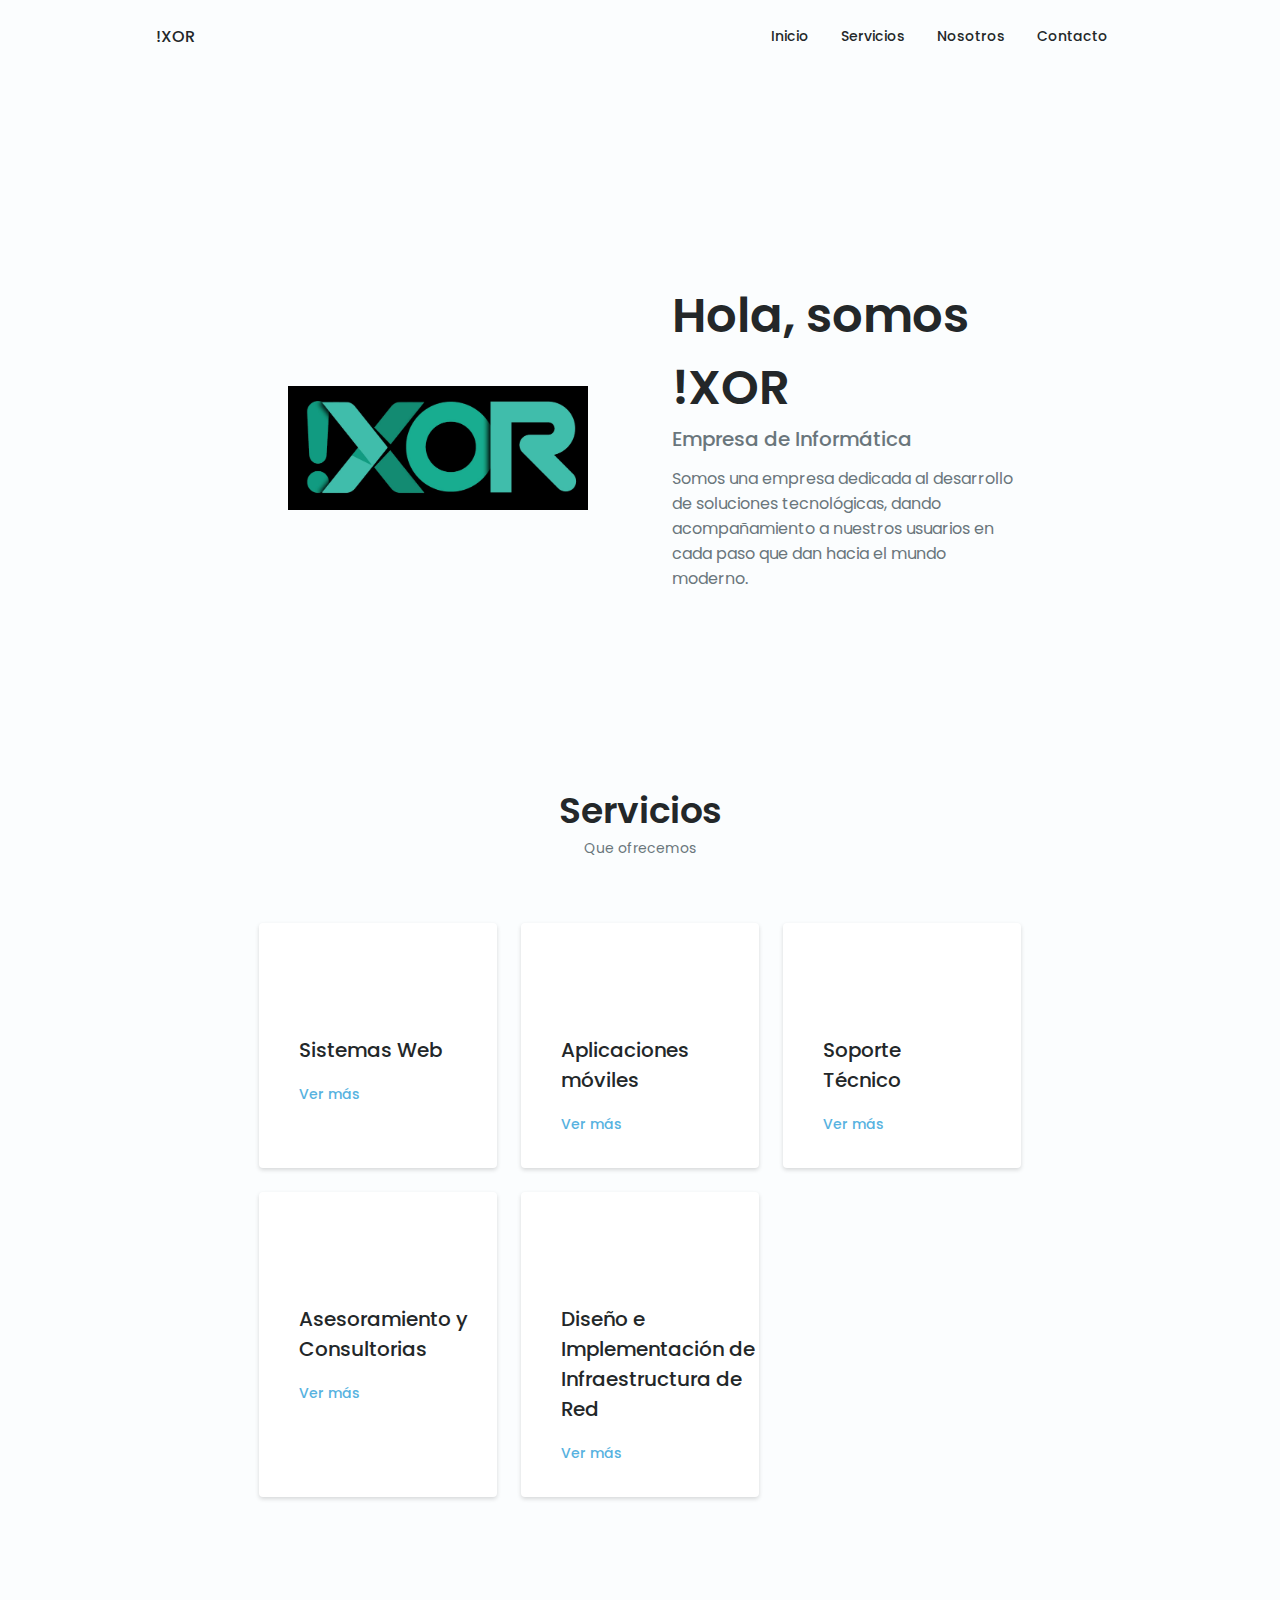
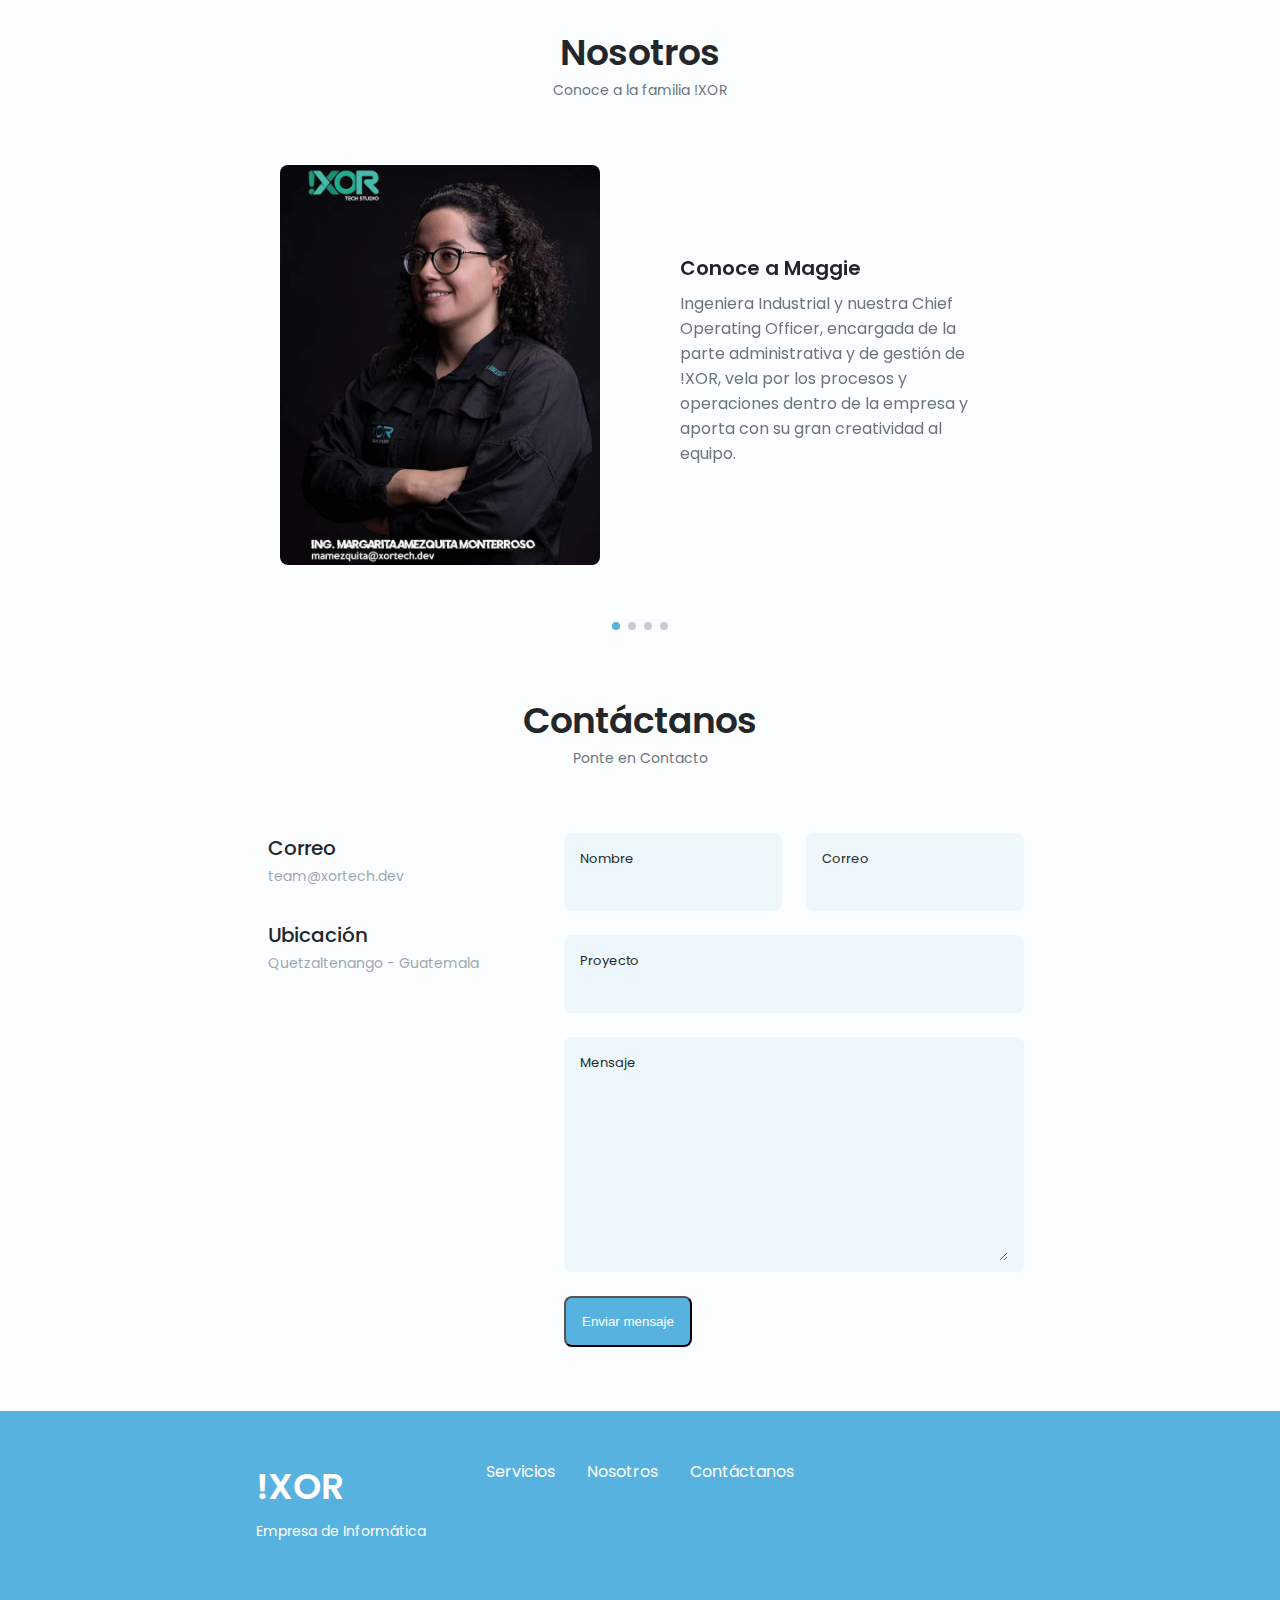
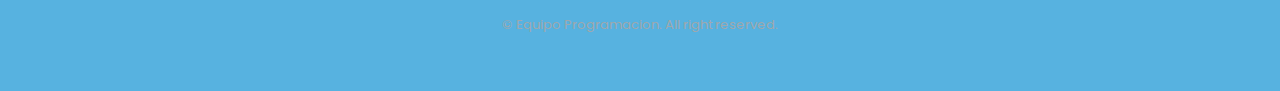
<file: index.html>
<!DOCTYPE html>
<html lang="en">
<head>
    <meta charset="UTF-8">
    <meta http-equiv="X-UA-Compatible" content="IE=edge">
    <meta name="viewport" content="width=device-width, initial-scale=1.0">
    <!--- ICONOS PARA UTILIZAR EN LA PAGINA: UNICONS-->
    <link rel="stylesheet" href="https://unicons.iconscout.com/release/v4.0.0/css/line.css">
    <!--- SWIPER CSS PARA REALIZAR UN CARROUSEL MAS BONITO-->
    <link rel="stylesheet" href="css/swiper-bundle.min.css">
    <title>!XOR</title>
    <!--- PAGINA DE ESTILOS -->
    <link rel="stylesheet" href="css/styles.css">
    <link rel="icon" href="img/!X.jpeg">
</head>
<body>
    <!--- NAVBAR RESPONSIVO A LAS DIFERENTES SECCIONES DE LA PAGINA -->
        <header class="header" id="header">
        <nav class="nav container">
            <a href="#" class="nav__logo">!XOR</a>

            <div class="nav__menu" id="nav-menu">
                <ul class="nav__list grid">

                    <li class="nav__item">
                        <a href="#home" class="nav__link">
                            <i class="uil uil-briefcase-alt nav__icon"></i> Inicio
                        </a>
                    </li>

                    <li class="nav__item">
                        <a href="#servicios" class="nav__link">
                            <i class="uil uil-briefcase-alt nav__icon"></i> Servicios
                        </a>
                    </li>

                    <li class="nav__item">
                        <a href="#nosotros" class="nav__link">
                            <i class="uil uil-user nav__icon"></i> Nosotros
                        </a>
                    </li>

                    <li class="nav__item">
                        <a href="#contacto" class="nav__link">
                            <i class="uil uil-message nav__icon"></i> Contacto
                        </a>
                    </li>
                </ul>
                <i class="uil uil-times nav__close" id="nav-close"></i>
            </div>

            <div class="nav__btns">
                <!-- BOTON PARA CAMBIAR TEMA PAGINA -->
                <i class="uil uil-moon change-theme" id="theme-button"></i>
                <div class="nav__toggle" id="nav-toggle">
                    <i class="uil uil-bars"></i>
                </div>
            </div>
        </nav>
    </header>
    <!--- PRIMERA SECCION LANDING PAGE -->
    <main class="main">
        <section class="home section" id="home">
            <section class="home section" id="home">
                <div class="home__container container grid">
                    <div class="home__content grid">
                        <div class="home__social">
                            <a href="https://www.instagram.com/xortech.gt/" target="_blank" class="home__social-icon">
                                <i class="uil uil-instagram"></i>
                            </a>

                            <a href="https://www.facebook.com/xortech.gt/" target="_blank" class="home__social-icon">
                                <i class="uil uil-facebook"></i>
                            </a>
                        </div>

                        <div class="home__img">
                            <img src="img/!XOR.jpeg" class="img" width="300" height="100">
                        </div>

                        <div class="home__data">
                            <h1 class="home__title">Hola, somos !XOR</h1>
                            <h3 class="home__subtitle">Empresa de Informática</h3>
                            <p class="home__description">Somos una empresa dedicada al desarrollo de soluciones tecnológicas, dando acompañamiento a nuestros usuarios en cada paso que dan hacia el mundo moderno.</p>
                        </div>
                    </div>
                </div>
            </section>
        </section>

        <!--- SEGUNDA SECCION SERVICIOS OFRECIDOS POR !XOR-->
        <section class="services section" id="servicios">
            <h2 class="section__title">Servicios</h2>
            <span class="section__subtitle">Que ofrecemos</span>

            <div class="services__container container grid">
                <!--SERVICES 1-->
                <div class="services__content">
                    <div>
                        <i class="uil uil-browser services__icon"></i>
                        <h3 class="services__title">Sistemas Web</h3>
                    </div>

                    <span class="button button--flex button--small button--link services__button">
                        Ver más
                        <i class="uil uil-arrow-right button__icon"></i>
                    </span>

                    <div class="services__modal">
                        <div class="services__modal-content">
                            <h4 class="services__modal-title">Sistemas Web</h4>
                            <i class="uil uil-times services__modal-close"></i>

                            <ul class="services__modal-services grid">
                                <li class="services__modal-service">
                                    <i class="uil uil-check-circle services__modal-icon"></i>
                                    <p>Diseño de mockups</p>
                                </li>

                                <li class="services__modal-service">
                                    <i class="uil uil-check-circle services__modal-icon"></i>
                                    <p>Sistema de facturación</p>
                                </li>

                                <!--<li class="services__modal-service">
                                    <i class="uil uil-check-circle services__modal-icon"></i>
                                    <p>Ejemplos Sistema Web</p>
                                </li>-->

                            </ul>
                        </div>
                    </div>
                </div>

                <!--SERVICES 2-->
                <div class="services__content">
                    <div>
                        <i class="uil uil-mobile-android services__icon"></i>
                        <h3 class="services__title">Aplicaciones <br> móviles</h3>
                    </div>

                    <span class="button button--flex button--small button--link services__button">
                        Ver más
                        <i class="uil uil-arrow-right button__icon"></i>
                    </span>

                    <div class="services__modal">
                        <div class="services__modal-content">
                            <h4 class="services__modal-title">Aplicaciones <br> Móviles</h4>
                            <i class="uil uil-times services__modal-close"></i>

                            <ul class="services__modal-services grid">
                                <li class="services__modal-service">
                                    <i class="uil uil-check-circle services__modal-icon"></i>
                                    <p>Generador de gráficos</p>
                                </li>

                                <li class="services__modal-service">
                                    <i class="uil uil-check-circle services__modal-icon"></i>
                                    <p>Gestor de gastos</p>
                                </li>
                            </ul>
                        </div>
                    </div>
                </div>

                <div class="services__content">
                    <div>
                        <i class="uil uil-constructor services__icon"></i>
                        <h3 class="services__title">Soporte <br> Técnico</h3>
                    </div>

                    <span class="button button--flex button--small button--link services__button">
                        Ver más
                        <i class="uil uil-arrow-right button__icon"></i>
                    </span>

                    <div class="services__modal">
                        <div class="services__modal-content">
                            <h4 class="services__modal-title">Soporte <br> Técnico</h4>
                            <i class="uil uil-times services__modal-close"></i>

                            <ul class="services__modal-services grid">
                                <li class="services__modal-service">
                                    <i class="uil uil-check-circle services__modal-icon"></i>
                                    <p>Problemas relacionados a bases de datos</p>
                                </li>

                                <li class="services__modal-service">
                                    <i class="uil uil-check-circle services__modal-icon"></i>
                                    <p>Optimización de procesos</p>
                                </li>
                            </ul>
                        </div>
                    </div>
                </div>

                <div class="services__content">
                    <div>
                        <i class="uil uil-constructor services__icon"></i>
                        <h3 class="services__title">Asesoramiento y <br> Consultorias</h3>
                    </div>

                    <span class="button button--flex button--small button--link services__button">
                        Ver más
                        <i class="uil uil-arrow-right button__icon"></i>
                    </span>

                    <div class="services__modal">
                        <div class="services__modal-content">
                            <h4 class="services__modal-title">Asesoramiento y <br> Consultorias</h4>
                            <i class="uil uil-times services__modal-close"></i>

                            <ul class="services__modal-services grid">
                                <li class="services__modal-service">
                                    <i class="uil uil-check-circle services__modal-icon"></i>
                                    <p>Cyberseguridad</p>
                                </li>

                                <li class="services__modal-service">
                                    <i class="uil uil-check-circle services__modal-icon"></i>
                                    <p>Planificaciones de desarrollo de software</p>
                                </li>
                            </ul>
                        </div>
                    </div>
                </div>

                <div class="services__content">
                    <div>
                        <i class="uil uil-constructor services__icon"></i>
                        <h3 class="services__title">Diseño e <br> Implementación de Infraestructura de Red</h3>
                    </div>

                    <span class="button button--flex button--small button--link services__button">
                        Ver más
                        <i class="uil uil-arrow-right button__icon"></i>
                    </span>

                    <div class="services__modal">
                        <div class="services__modal-content">
                            <h4 class="services__modal-title">Diseño e <br> Implementación de Infraestructura de Red</h4>
                            <i class="uil uil-times services__modal-close"></i>

                            <ul class="services__modal-services grid">
                                <li class="services__modal-service">
                                    <i class="uil uil-check-circle services__modal-icon"></i>
                                    <p>Gestion de topologias de red</p>
                                </li>

                                <li class="services__modal-service">
                                    <i class="uil uil-check-circle services__modal-icon"></i>
                                    <p>Instalacion de routers y repetidores</p>
                                </li>
                            </ul>
                        </div>
                    </div>
                </div>
            </div>
        </section>

        <section class="portfolio section" id="nosotros">
            <h2 class="section__title">Nosotros</h2>
            <span class="section__subtitle">Conoce a la familia !XOR</span>

            <div class="portfolio__container container swiper">
                <div class="swiper-wrapper">
                    <!--PORTFOLIO 1-->
                    <div class="portfolio__content grid swiper-slide">
                        <img src="img/Maggie.jpeg" alt="" class="portfolio__img">
    
                        <div class="portfolio__data">
                            <h3 class="portfolio__title">Conoce a Maggie</h3>
                            <p class="portfolio__description">Ingeniera Industrial y nuestra Chief Operating Officer, encargada de la parte administrativa y de gestión de !XOR, vela por los procesos y operaciones dentro de la empresa y aporta con su gran creatividad al equipo.</p>
                        </div>
                    </div>

                    <!--PORTFOLIO 2-->
                    <div class="portfolio__content grid swiper-slide">
                        <img src="img/Juanpa.jpeg" alt="" class="portfolio__img">
    
                        <div class="portfolio__data">
                            <h3 class="portfolio__title">Conoce a Juampa</h3>
                            <p class="portfolio__description">Ingeniero en Informática y Sistemas y nuestro Back-End Developer, Sysadmin y Soporte Financiero. Él es el encargado de la parte lógica de los sistemas que creamos en !XOR, asi como su publicación a Internet, y apoya a Maggie en decisiones financieras, siempre de la mano de su creatividad.</p>
                        </div>
                    </div>

                    <!--PORTFOLIO 3-->
                    <div class="portfolio__content grid swiper-slide">
                        <img src="img/Hugo.jpeg" alt="" class="portfolio__img">
    
                        <div class="portfolio__data">
                            <h3 class="portfolio__title">Conoce a Hugo</h3>
                            <p class="portfolio__description">Ingeniero en Informática y Sistemas y nuestro UX/UI Developer y también es soporte en planeación estratégica. Él tiene a su cargo diseñar la interacción y la experiencia de usuario de los sistemas que creamos en !XOR; después de la estructura que ha elaborado Juampa, Hugo la diseña. Y también apoya a Maggie en la estrategia empresarial y en como generar engagement, acompañado de su creatividad.</p>
                        </div>
                    </div>

                    <!--PORTFOLIO 4-->
                    <div class="portfolio__content grid swiper-slide">
                        <img src="img/JuanMiguel.jpeg" alt="" class="portfolio__img">
    
                        <div class="portfolio__data">
                            <h3 class="portfolio__title">Conoce a Juanmi</h3>
                            <p class="portfolio__description">Ingeniero en Informática y Sistemas, nuestro FrontEnd Developer y también el encargado de todas las relaciones interempresariales de !XOR. ÉL tiene a su cargo plantear y promover que en los proyectos que tengamos no se nos pase nada y cumplamos siempre nuestros objetivos. Gestiona toda la parte del talento que poco a poco vamos introduciendo a nuestro equipo y cómo es que puede obtener lo mejor de cada uno de nosotros y apoya a Hugo a que el diseño de los productos que hacemos en !XOR sean los mejores.</p>
                        </div>
                    </div>
                </div>

                <!-- Add Arrows -->
                <div class="swiper-button-next">
                    <i class="uil uil-angle-right-b swiper-portfolio-icon"></i>
                </div>
                <div class="swiper-button-prev">
                    <i class="uil uil-angle-left-b swiper-portfolio-icon"></i>
                </div>

                <!-- Add Pagination -->
                <div class="swiper-pagination"></div>
            </div>
        </section>

        <section class="contact section" id="contacto">
            <h2 class="section__title">Contáctanos</h2>
            <span class="section__subtitle">Ponte en Contacto</span>

            <div class="contact__container container grid">
                <div>
                    <div class="contact__information">
                        <i class="uil uil-at contact__icon"></i>

                        <div>
                            <h3 class="contact__title">Correo</h3>
                            <span class="contact__subtitle">
                                team@xortech.dev</span>
                        </div>
                    </div>

                    <div class="contact__information">
                        <i class="uil uil-location-pin-alt contact__icon"></i>

                        <div>
                            <h3 class="contact__title">Ubicación</h3>
                            <span class="contact__subtitle">Quetzaltenango - Guatemala</span>
                        </div>
                    </div>
                </div>

                <form enctype="text/plain" action="mailto:jalopezd1118@gmail.com" method="post" class="contact__form grid">
                    <div class="contact__inputs grid">
                        <div class="contact__content">
                            <label for="" class="contact__label">Nombre</label>
                            <input type="text" name="Nombre " class="contact__input">
                        </div>
                        <div class="contact__content">
                            <label for="" class="contact__label">Correo</label>
                            <input type="email" name="Correo " class="contact__input">
                        </div>
                    </div>
                    <div class="contact__content">
                        <label for="" class="contact__label">Proyecto</label>
                        <input type="text" name="Proyecto " class="contact__input">
                    </div>
                    <div class="contact__content">
                        <label for="" class="contact__label">Mensaje</label>
                        <textarea name="Mensaje " id="" cols="0" rows="7" class="contact__input"></textarea>
                    </div>

                    <div>
                            <input type="submit" value="Enviar mensaje" class="button button--flex">
                        </a>
                    </div>
                </form>
            </div>
        </section>
    </main>

    <footer class="footer">
        <div class="footer__bg">
            <div class="footer__container container grid">
                <div>
                    <h1 class="footer__title">!XOR</h1>
                    <span class="footer__subtitle">Empresa de Informática</span>
                </div>

                <ul class="footer__links">
                    <li>
                        <a href="#servicios" class="footer__link">Servicios</a>
                    </li>

                    <li>
                        <a href="#nosotros" class="footer__link">Nosotros</a>
                    </li>

                    <li>
                        <a href="#contacto" class="footer__link">Contáctanos</a>
                    </li>
                </ul>

                <div class="footer__socials">

                    <a href="https://www.instagram.com/xortech.gt/" target="_blank" class="footer__social">
                        <i class="uil uil-instagram"></i>
                    </a>

                    <a href="https://www.facebook.com/xortech.gt/" target="_blank" class="footer__social">
                        <i class="uil uil-facebook"></i>
                    </a>
                </div>
            </div>

            <p class="footer__copy">&#169; Equipo Programacion. All right reserved.</p>
        </div>
    </footer>
    <!--- SWIPER BINDLE JS PARA DARLE LA FUNCION DE CARROUSEL Y MOVILIDAD -->
    <script src="js/swiper-bundle.min.js"></script>
    <!--- MAIN.JS ARCHIVO UTILIZADO PARA LA FUNCION DE LA PAGINA EN GENERAL -->
    <script src="js/main.js"></script>
</body>
</html>
</file>
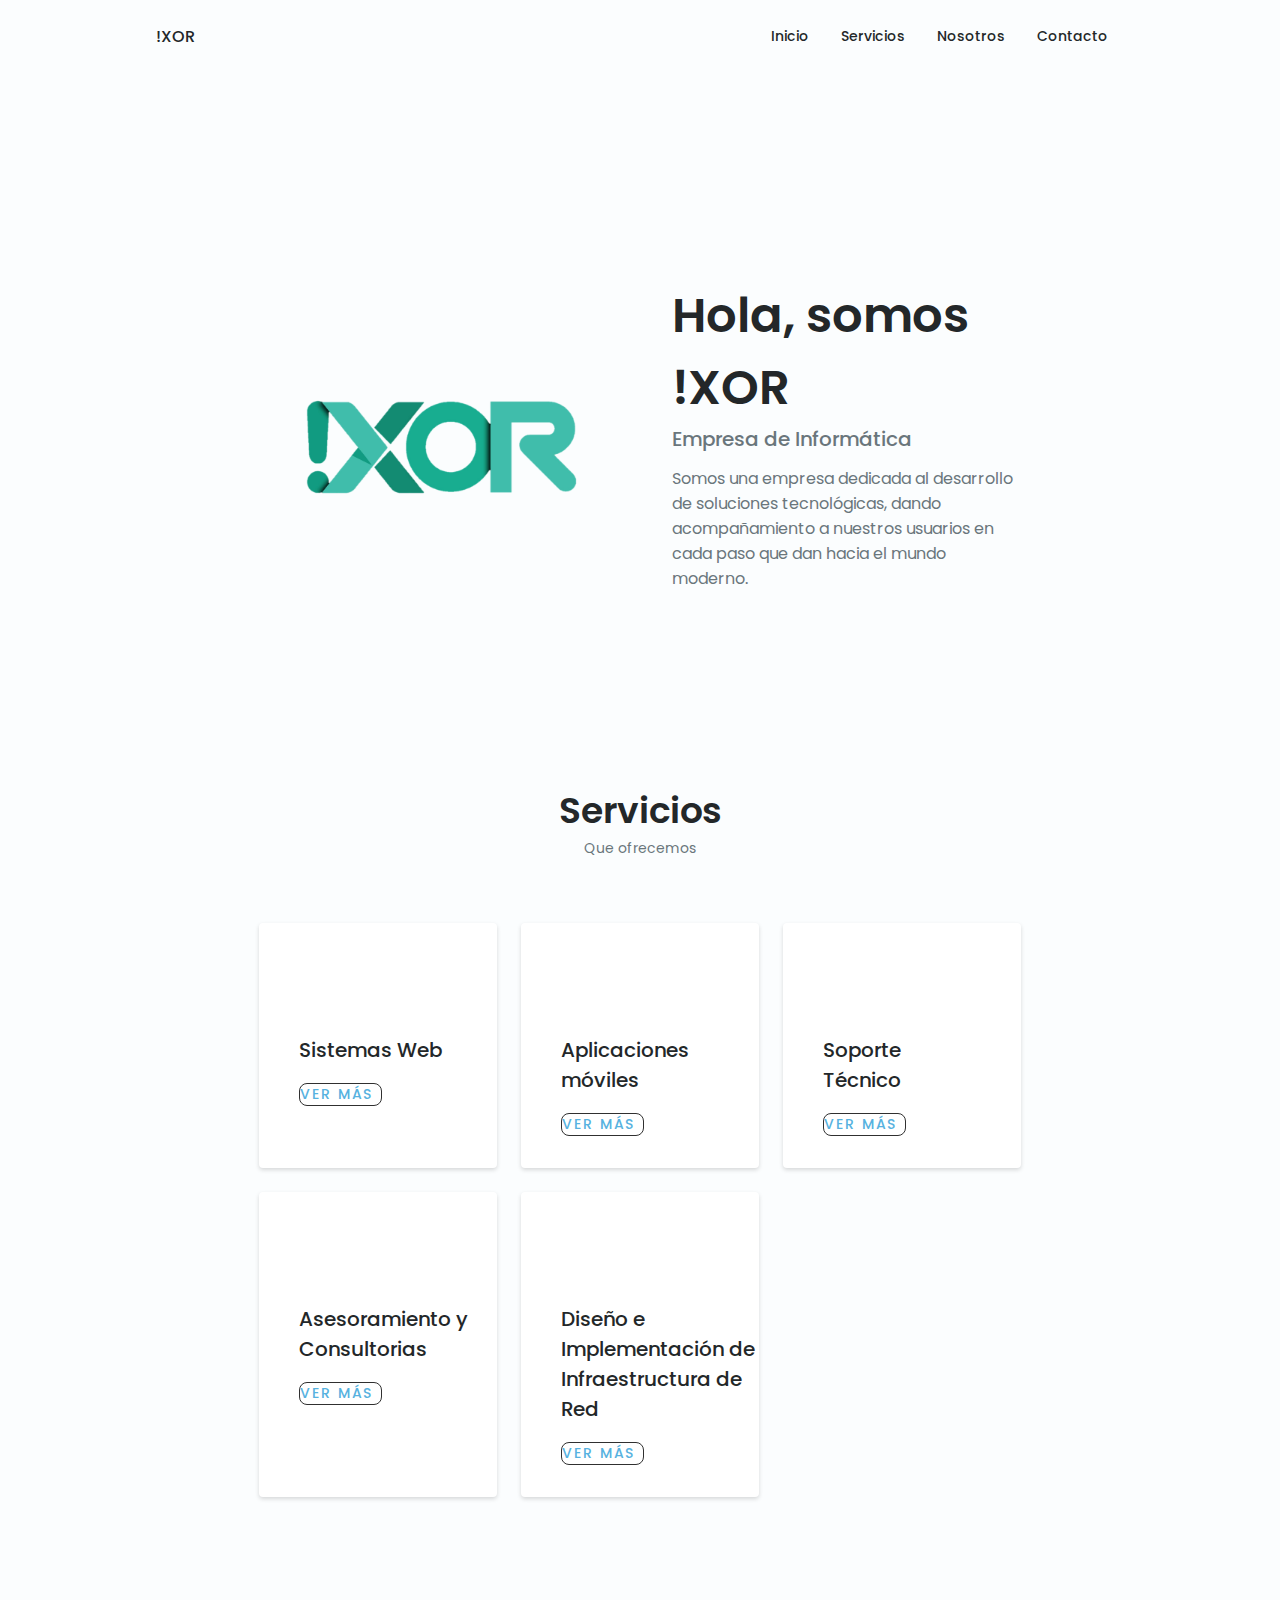
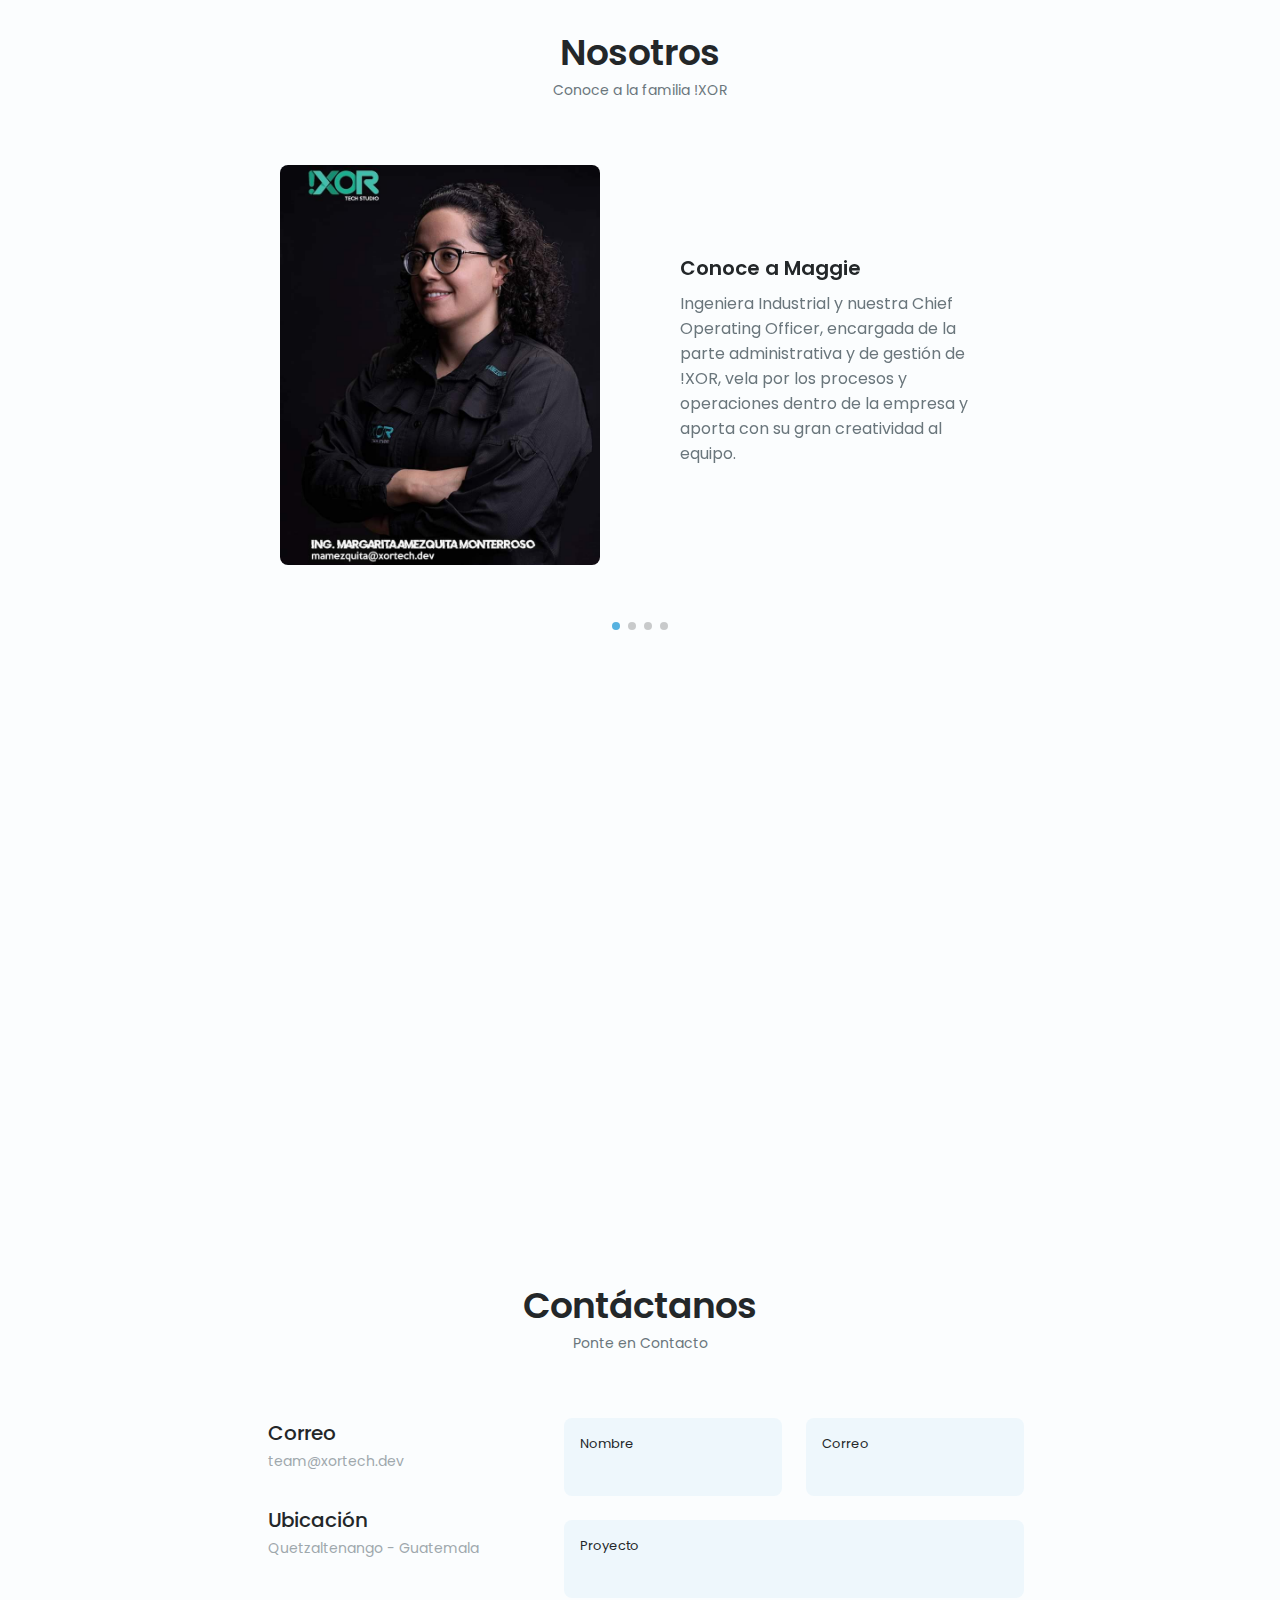
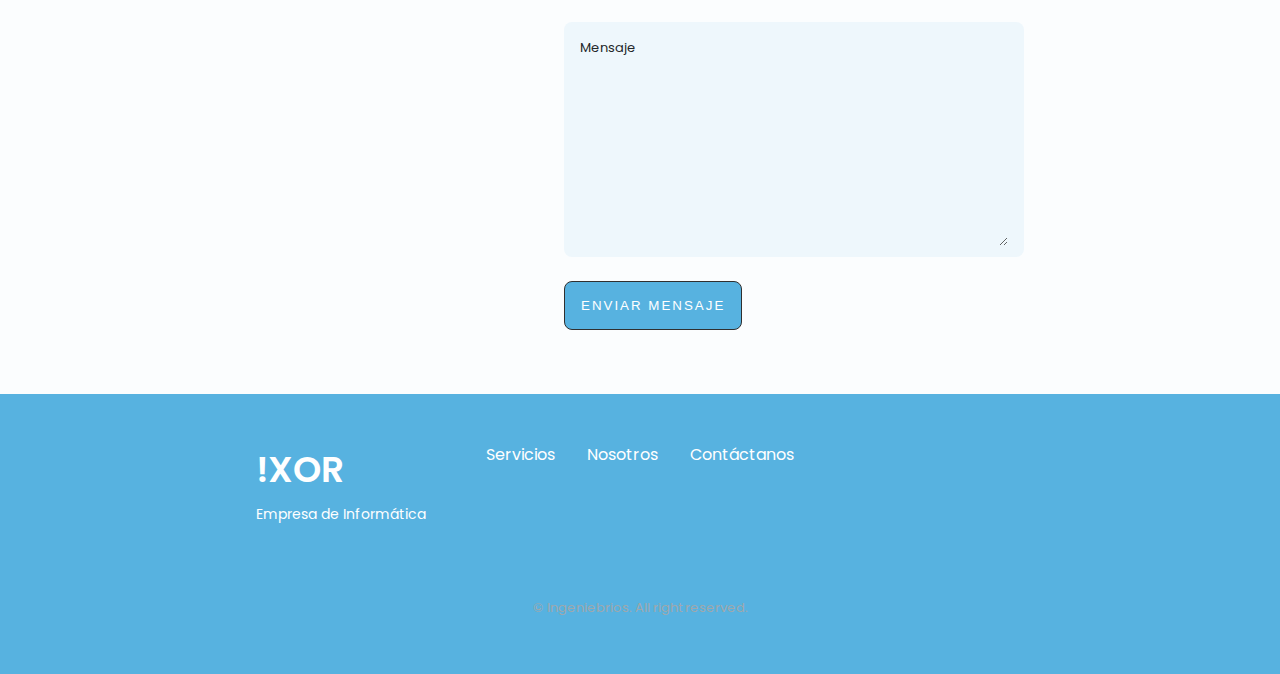
<file: page/index.html>
<!DOCTYPE html>
<html lang="en">

<head>
    <meta charset="UTF-8">
    <meta http-equiv="X-UA-Compatible" content="IE=edge">
    <meta name="viewport" content="width=device-width, initial-scale=1.0">
    <!--- ICONOS PARA UTILIZAR EN LA PAGINA: UNICONS-->
    <link rel="stylesheet" href="https://unicons.iconscout.com/release/v4.0.0/css/line.css">
    <!--- SWIPER CSS PARA REALIZAR UN CARROUSEL MAS BONITO-->
    <link rel="stylesheet" href="css/swiper-bundle.min.css">
    <!-- BUTTONS KEVIN -->
    <link rel="stylesheet" href="css/buttons.css">
    <title>!XOR</title>
    <!--- PAGINA DE ESTILOS -->
    <link rel="stylesheet" href="css/styles.css">
    <link rel="icon" href="img/!X.png">
</head>

<body>
    <!--- NAVBAR RESPONSIVO A LAS DIFERENTES SECCIONES DE LA PAGINA -->
    <header class="header" id="header">
        <nav class="nav container">
            <a href="#" class="nav__logo">!XOR</a>

            <div class="nav__menu" id="nav-menu">
                <ul class="nav__list grid">

                    <li class="nav__item">
                        <a href="#home" class="nav__link">
                            <i class="uil uil-briefcase-alt nav__icon"></i> Inicio
                        </a>
                    </li>

                    <li class="nav__item">
                        <a href="#servicios" class="nav__link">
                            <i class="uil uil-briefcase-alt nav__icon"></i> Servicios
                        </a>
                    </li>

                    <li class="nav__item">
                        <a href="#nosotros" class="nav__link">
                            <i class="uil uil-user nav__icon"></i> Nosotros
                        </a>
                    </li>

                    <li class="nav__item">
                        <a href="#contacto" class="nav__link">
                            <i class="uil uil-message nav__icon"></i> Contacto
                        </a>
                    </li>
                </ul>
                <i class="uil uil-times nav__close" id="nav-close"></i>
            </div>

            <div class="nav__btns">
                <!-- BOTON PARA CAMBIAR TEMA PAGINA -->
                <i class="uil uil-moon change-theme" id="theme-button"></i>
                <div class="nav__toggle" id="nav-toggle">
                    <i class="uil uil-bars"></i>
                </div>
            </div>
        </nav>
    </header>
    <!--- PRIMERA SECCION LANDING PAGE -->
    <main class="main">
        <section class="home section" id="home">
            <section class="home section" id="home">
                <div class="home__container container grid">
                    <div class="home__content grid">
                        <div class="home__social">
                            <a href="https://www.instagram.com/xortech.gt/" target="_blank" class="home__social-icon">
                                <i class="uil uil-instagram"></i>
                            </a>

                            <a href="https://www.facebook.com/xortech.gt/" target="_blank" class="home__social-icon">
                                <i class="uil uil-facebook"></i>
                            </a>
                        </div>

                        <div class="home__img">
                            <img src="img/!XOR.png" class="img" width="300" height="100">
                        </div>

                        <div class="home__data">
                            <h1 class="home__title">Hola, somos !XOR</h1>
                            <h3 class="home__subtitle">Empresa de Informática</h3>
                            <p class="home__description">Somos una empresa dedicada al desarrollo de soluciones
                                tecnológicas, dando acompañamiento a nuestros usuarios en cada paso que dan hacia el
                                mundo moderno.</p>
                        </div>
                    </div>
                </div>
            </section>
        </section>

        <!--- SEGUNDA SECCION SERVICIOS OFRECIDOS POR !XOR-->
        <section class="services section" id="servicios">
            <h2 class="section__title">Servicios</h2>
            <span class="section__subtitle">Que ofrecemos</span>

            <div class="services__container container grid">
                <!--SERVICES 1-->
                <div class="services__content">
                    <div>
                        <i class="uil uil-browser services__icon"></i>
                        <h3 class="services__title">Sistemas Web</h3>
                    </div>

                    <span class="button button--flex button--small button--link services__button">
                        Ver más
                        <i class="uil uil-arrow-right button__icon"></i>
                    </span>

                    <div class="services__modal">
                        <div class="services__modal-content">
                            <h4 class="services__modal-title">Sistemas Web</h4>
                            <i class="uil uil-times services__modal-close"></i>

                            <ul class="services__modal-services grid">
                                <li class="services__modal-service">
                                    <i class="uil uil-check-circle services__modal-icon"></i>
                                    <p>Diseño de mockups</p>
                                </li>

                                <li class="services__modal-service">
                                    <i class="uil uil-check-circle services__modal-icon"></i>
                                    <p>Sistema de facturación</p>
                                </li>

                                <!--<li class="services__modal-service">
                                    <i class="uil uil-check-circle services__modal-icon"></i>
                                    <p>Ejemplos Sistema Web</p>
                                </li>-->

                            </ul>
                        </div>
                    </div>
                </div>

                <!--SERVICES 2-->
                <div class="services__content">
                    <div>
                        <i class="uil uil-mobile-android services__icon"></i>
                        <h3 class="services__title">Aplicaciones <br> móviles</h3>
                    </div>

                    <span class="button button--flex button--small button--link services__button">
                        Ver más
                        <i class="uil uil-arrow-right button__icon"></i>
                    </span>

                    <div class="services__modal">
                        <div class="services__modal-content">
                            <h4 class="services__modal-title">Aplicaciones <br> Móviles</h4>
                            <i class="uil uil-times services__modal-close"></i>

                            <ul class="services__modal-services grid">
                                <li class="services__modal-service">
                                    <i class="uil uil-check-circle services__modal-icon"></i>
                                    <p>Generador de gráficos</p>
                                </li>

                                <li class="services__modal-service">
                                    <i class="uil uil-check-circle services__modal-icon"></i>
                                    <p>Gestor de gastos</p>
                                </li>
                            </ul>
                        </div>
                    </div>
                </div>

                <div class="services__content">
                    <div>
                        <i class="uil uil-constructor services__icon"></i>
                        <h3 class="services__title">Soporte <br> Técnico</h3>
                    </div>

                    <span class="button button--flex button--small button--link services__button">
                        Ver más
                        <i class="uil uil-arrow-right button__icon"></i>
                    </span>

                    <div class="services__modal">
                        <div class="services__modal-content">
                            <h4 class="services__modal-title">Soporte <br> Técnico</h4>
                            <i class="uil uil-times services__modal-close"></i>

                            <ul class="services__modal-services grid">
                                <li class="services__modal-service">
                                    <i class="uil uil-check-circle services__modal-icon"></i>
                                    <p>Problemas relacionados a bases de datos</p>
                                </li>

                                <li class="services__modal-service">
                                    <i class="uil uil-check-circle services__modal-icon"></i>
                                    <p>Optimización de procesos</p>
                                </li>
                            </ul>
                        </div>
                    </div>
                </div>

                <div class="services__content">
                    <div>
                        <i class="uil uil-constructor services__icon"></i>
                        <h3 class="services__title">Asesoramiento y <br> Consultorias</h3>
                    </div>

                    <span class="button button--flex button--small button--link services__button">
                        Ver más
                        <i class="uil uil-arrow-right button__icon"></i>
                    </span>

                    <div class="services__modal">
                        <div class="services__modal-content">
                            <h4 class="services__modal-title">Asesoramiento y <br> Consultorias</h4>
                            <i class="uil uil-times services__modal-close"></i>

                            <ul class="services__modal-services grid">
                                <li class="services__modal-service">
                                    <i class="uil uil-check-circle services__modal-icon"></i>
                                    <p>Cyberseguridad</p>
                                </li>

                                <li class="services__modal-service">
                                    <i class="uil uil-check-circle services__modal-icon"></i>
                                    <p>Planificaciones de desarrollo de software</p>
                                </li>
                            </ul>
                        </div>
                    </div>
                </div>

                <div class="services__content">
                    <div>
                        <i class="uil uil-constructor services__icon"></i>
                        <h3 class="services__title">Diseño e <br> Implementación de Infraestructura de Red</h3>
                    </div>

                    <span class="button button--flex button--small button--link services__button">
                        Ver más
                        <i class="uil uil-arrow-right button__icon"></i>
                    </span>

                    <div class="services__modal">
                        <div class="services__modal-content">
                            <h4 class="services__modal-title">Diseño e <br> Implementación de Infraestructura de Red
                            </h4>
                            <i class="uil uil-times services__modal-close"></i>

                            <ul class="services__modal-services grid">
                                <li class="services__modal-service">
                                    <i class="uil uil-check-circle services__modal-icon"></i>
                                    <p>Gestion de topologias de red</p>
                                </li>

                                <li class="services__modal-service">
                                    <i class="uil uil-check-circle services__modal-icon"></i>
                                    <p>Instalacion de routers y repetidores</p>
                                </li>
                            </ul>
                        </div>
                    </div>
                </div>
            </div>
        </section>

        <section class="portfolio section" id="nosotros">
            <h2 class="section__title">Nosotros</h2>
            <span class="section__subtitle">Conoce a la familia !XOR</span>

            <div class="portfolio__container container swiper">
                <div class="swiper-wrapper">
                    <!--PORTFOLIO 1-->
                    <div class="portfolio__content grid swiper-slide">
                        <img src="img/Maggie.jpeg" alt="" class="portfolio__img">

                        <div class="portfolio__data">
                            <h3 class="portfolio__title">Conoce a Maggie</h3>
                            <p class="portfolio__description">Ingeniera Industrial y nuestra Chief Operating Officer,
                                encargada de la parte administrativa y de gestión de !XOR, vela por los procesos y
                                operaciones dentro de la empresa y aporta con su gran creatividad al equipo.</p>
                        </div>
                    </div>

                    <!--PORTFOLIO 2-->
                    <div class="portfolio__content grid swiper-slide">
                        <img src="img/Juanpa.jpeg" alt="" class="portfolio__img">

                        <div class="portfolio__data">
                            <h3 class="portfolio__title">Conoce a Juampa</h3>
                            <p class="portfolio__description">Ingeniero en Informática y Sistemas y nuestro Back-End
                                Developer, Sysadmin y Soporte Financiero. Él es el encargado de la parte lógica de los
                                sistemas que creamos en !XOR, asi como su publicación a Internet, y apoya a Maggie en
                                decisiones financieras, siempre de la mano de su creatividad.</p>
                        </div>
                    </div>

                    <!--PORTFOLIO 3-->
                    <div class="portfolio__content grid swiper-slide">
                        <img src="img/Hugo.jpeg" alt="" class="portfolio__img">

                        <div class="portfolio__data">
                            <h3 class="portfolio__title">Conoce a Hugo</h3>
                            <p class="portfolio__description">Ingeniero en Informática y Sistemas y nuestro UX/UI
                                Developer y también es soporte en planeación estratégica. Él tiene a su cargo diseñar la
                                interacción y la experiencia de usuario de los sistemas que creamos en !XOR; después de
                                la estructura que ha elaborado Juampa, Hugo la diseña. Y también apoya a Maggie en la
                                estrategia empresarial y en como generar engagement, acompañado de su creatividad.</p>
                        </div>
                    </div>

                    <!--PORTFOLIO 4-->
                    <div class="portfolio__content grid swiper-slide">
                        <img src="img/JuanMiguel.jpeg" alt="" class="portfolio__img">

                        <div class="portfolio__data">
                            <h3 class="portfolio__title">Conoce a Juanmi</h3>
                            <p class="portfolio__description">Ingeniero en Informática y Sistemas, nuestro FrontEnd
                                Developer y también el encargado de todas las relaciones interempresariales de !XOR. ÉL
                                tiene a su cargo plantear y promover que en los proyectos que tengamos no se nos pase
                                nada y cumplamos siempre nuestros objetivos. Gestiona toda la parte del talento que poco
                                a poco vamos introduciendo a nuestro equipo y cómo es que puede obtener lo mejor de cada
                                uno de nosotros y apoya a Hugo a que el diseño de los productos que hacemos en !XOR sean
                                los mejores.</p>
                        </div>
                    </div>
                </div>

                <!-- Add Arrows -->
                <div class="swiper-button-next">
                    <i class="uil uil-angle-right-b swiper-portfolio-icon"></i>
                </div>
                <div class="swiper-button-prev">
                    <i class="uil uil-angle-left-b swiper-portfolio-icon"></i>
                </div>

                <!-- Add Pagination -->
                <div class="swiper-pagination"></div>
            </div>
        </section>

        <section class="section map">
            <iframe
                src="https://www.google.com/maps/embed?pb=!1m18!1m12!1m3!1d15426.90931113731!2d-91.53535577594282!3d14.840553800000013!2m3!1f0!2f0!3f0!3m2!1i1024!2i768!4f13.1!3m3!1m2!1s0x858ea2ab2c5264ed%3A0xd149e8b0a7971fdf!2sUniversidad%20Rafael%20Land%C3%ADvar%2C%20Quetzaltenango!5e0!3m2!1sen!2sgt!4v1682220802431!5m2!1sen!2sgt"
                width="100%" height="450" style="border:0;" allowfullscreen="true" loading="lazy"
                referrerpolicy="no-referrer-when-downgrade"></iframe>
        </section>

        <section class="contact section" id="contacto">
            <h2 class="section__title">Contáctanos</h2>
            <span class="section__subtitle">Ponte en Contacto</span>

            <div class="contact__container container grid">
                <div>
                    <div class="contact__information">
                        <i class="uil uil-at contact__icon"></i>

                        <div>
                            <h3 class="contact__title">Correo</h3>
                            <span class="contact__subtitle">
                                team@xortech.dev</span>
                        </div>
                    </div>

                    <div class="contact__information">
                        <i class="uil uil-location-pin-alt contact__icon"></i>

                        <div>
                            <h3 class="contact__title">Ubicación</h3>
                            <span class="contact__subtitle">Quetzaltenango - Guatemala</span>
                        </div>
                    </div>
                </div>

                <form enctype="text/plain" action="mailto:jalopezd1118@gmail.com" method="post"
                    class="contact__form grid">
                    <div class="contact__inputs grid">
                        <div class="contact__content">
                            <label for="" class="contact__label">Nombre</label>
                            <input type="text" name="Nombre " class="contact__input">
                        </div>
                        <div class="contact__content">
                            <label for="" class="contact__label">Correo</label>
                            <input type="email" name="Correo " class="contact__input">
                        </div>
                    </div>
                    <div class="contact__content">
                        <label for="" class="contact__label">Proyecto</label>
                        <input type="text" name="Proyecto " class="contact__input">
                    </div>
                    <div class="contact__content">
                        <label for="" class="contact__label">Mensaje</label>
                        <textarea name="Mensaje " id="" cols="0" rows="7" class="contact__input"></textarea>
                    </div>

                    <div>
                        <input type="submit" value="Enviar mensaje" class="button button--flex">
                        </a>
                    </div>
                </form>
            </div>
        </section>
    </main>

    <footer class="footer">
        <div class="footer__bg">
            <div class="footer__container container grid">
                <div>
                    <h1 class="footer__title">!XOR</h1>
                    <span class="footer__subtitle">Empresa de Informática</span>
                </div>

                <ul class="footer__links">
                    <li>
                        <a href="#servicios" class="footer__link content">Servicios</a>
                    </li>

                    <li>
                        <a href="#nosotros" class="footer__link">Nosotros</a>
                    </li>

                    <li>
                        <a href="#contacto" class="footer__link">Contáctanos</a>
                    </li>
                </ul>

                <div class="footer__socials">

                    <a href="https://www.instagram.com/xortech.gt/" target="_blank" class="footer__social">
                        <i class="uil uil-instagram"></i>
                    </a>

                    <a href="https://www.facebook.com/xortech.gt/" target="_blank" class="footer__social">
                        <i class="uil uil-facebook"></i>
                    </a>
                </div>
            </div>

            <p class="footer__copy">&#169; Ingeniebrios. All right reserved.</p>
        </div>
    </footer>
    <!--- SWIPER BINDLE JS PARA DARLE LA FUNCION DE CARROUSEL Y MOVILIDAD -->
    <script src="js/swiper-bundle.min.js"></script>
    <!--- MAIN.JS ARCHIVO UTILIZADO PARA LA FUNCION DE LA PAGINA EN GENERAL -->
    <script src="js/main.js"></script>
</body>

</html>
</file>
<file: css/styles.css>
@import url('https://fonts.googleapis.com/css2?family=Poppins:wght@400;500;600&display=swap');
/*=============VARIABLES CSS===============*/

:root{
    --header-height: 3rem;

    --hue-color: 200;

    --first-color: hsl(var(--hue-color), 69%, 61%);
    --first-color-second: hsl(var(--hue-color), 69%, 61%);
    --first-color-alt: hsl(var(--hue-color), 57%, 53%);
    --first-color-lighter: hsl(var(--hue-color), 92%, 85%);
    --title-color: hsl(var(--hue-color), 8%, 15%);
    --text-color: hsl(var(--hue-color), 8%, 45%);
    --text-color-light: hsl(var(--hue-color), 8%, 65%);
    --input-color: hsl(var(--hue-color), 70%, 96%);
    --body-color: hsl(var(--hue-color), 60%, 99%);
    --container-color: #FFF;
    --scroll-bar-color: hsl(var(--hue-color), 12%, 90%);
    --scroll-thumb-color: hsl(var(--hue-color), 12%, 80%);

    --body-font: 'Poppins', sans-serif;

    --big-font-size: 2rem;
    --h1-font-size: 1.5rem;
    --h2-font-size: 1.25rem;
    --h3-font-size: 1.125rem;
    --normal-font-size: .938rem;
    --small-font-size: .813rem;
    --smaller-font-size: .75rem;

    --font-medium: 500;
    --font-semi-bold: 600;

    --mb-0-25: .25rem;
    --mb-0-5: .5rem;
    --mb-0-75: .75rem;
    --mb-1: 1rem;
    --mb-1-5: 1.5rem;
    --mb-2: 2rem;
    --mb-2-5: 2.5rem;
    --mb-3: 3rem;

    --z-tooltip: 10;
    --z-fixed: 100;
    --z-modal: 1000;
}

@media screen and (min-width: 968px) {
    :root{
        --big-font-size: 3rem;
        --h1-font-size: 2.25rem;
        --h2-font-size: 1.5rem;
        --h3-font-size: 1.25rem;
        --normal-font-size: 1rem;
        --small-font-size: .875rem;
        --smaller-font-size: .813rem;
    }
}

body.dark-theme{
    --first-color-second: hsl(var(--hue-color), 30%, 8%);
    --title-color: hsl(var(--hue-color), 8%, 95%);
    --text-color: hsl(var(--hue-color), 8%, 75%);
    --input-color: hsl(var(--hue-color), 29%, 16%);
    --body-color: hsl(var(--hue-color), 28%, 12%);
    --container-color: hsl(var(--hue-color), 29%, 16%);
    --scroll-bar-color: hsl(var(--hue-color), 12%, 48%);
    --scroll-thumb-color: hsl(var(--hue-color), 12%, 36%);
}

.nav__btns{
    display: flex;
    align-items: center;
}

.change-theme{
    font-size: 1.25rem;
    color: var(--title-color);
    margin-right: var(--mb-1);
    cursor: pointer;
}

.change-theme:hover{
    color: var(--first-color);
}

*{
    box-sizing: border-box;
    padding: 0;
    margin: 0;
}

html{
    scroll-behavior: smooth;
}

body{
    margin: 0 0 var(--header-height) 0;
    font-family: var(--body-font);
    font-size: var(--normal-font-size);
    background-color: var(--body-color);
    color: var(--text-color);
}

h1,h2,h3,h4{
    color: var(--title-color);
    font-weight: var(--font-semi-bold);
}

ul{
    list-style: none;
}

a{
    text-decoration: none;
}

img{
    max-width: 100%;
    height: auto;
}

.section{
    padding: 2rem 0 4rem;
}

.section__title{
    font-size: var(--h1-font-size);
}

.section__subtitle{
    display: block;
    font-size: var(--small-font-size);
    margin-bottom: var(--mb-3);
}

.section__title,
.section__subtitle{
    text-align: center;
}

.container{
    max-width: 768px;
    margin-left: var(--mb-1-5);
    margin-right: var(--mb-1-5);
}

.grid{
    display: grid;
    gap: 1.5rem;
}

.header{
    width: 100%;
    position: fixed;
    bottom: 0;
    left: 0;
    z-index: var(--z-fixed);
    background-color: var(--body-color);
}

.nav{
    max-width: 968px;
    height: var(--header-height);
    display: flex;
    justify-content: space-between;
    align-items: center;
}

.nav__logo,
.nav__toggle{
    color: var(--title-color);
    font-weight: var(--font-medium);
}

.nav__logo:hover{
    color: var(--first-color);
}

.nav__toggle{
    font-size: 1.1rem;
    cursor: pointer;
}

.nav__toggle:hover{
    color: var(--first-color);
}

@media screen and (max-width: 767px){
    .nav__menu{
        position: fixed;
        bottom: -100%;
        left: 0;
        width: 100%;
        background-color: var(--body-color);
        padding: 2rem 1.5rem 4rem;
        box-shadow: 0 -1px 4px rgba(0,0,0,.15);
        border-radius: 1.5rem 1.5rem 0 0;
        transition: .3s;
    }
}

.nav__list{
    grid-template-columns: repeat(3, 1fr);
    gap: 2rem;
}

.nav__link{
    display: flex;
    flex-direction: column;
    align-items: center;
    font-size: var(--small-font-size);
    color: var(--title-color);
    font-weight: var(--font-medium);
}

.nav__link:hover{
    color: var(--first-color);
}

.nav__icon{
    font-size: 1.2rem;
}

.nav__close{
    position: absolute;
    right: 1.3rem;
    bottom: .5rem;
    font-size: 1.5rem;
    cursor: pointer;
    color: var(--first-color);
}

.nav__close:hover{
    color: var(--first-color-alt);
}

.show-menu{
    bottom: 0;
}

.active-link{
    color: var(--first-color);
}

.scroll-header{
    box-shadow: 0 -1px 4px rgba(0,0,0,.15);
}

.home__container{
    gap: 1rem;
}

.home__content{
    grid-template-columns: .5fr 3fr;
    padding-top: 3.5rem;
    align-items: center;
}

.home__social{
    display: grid;
    grid-template-columns: max-content;
    row-gap: 1rem;
}

.home__social-icon{
    font-size: 1.25rem;
    color: var(--first-color);
}

.home__social-icon:hover{
    color: var(--first-color-alt);
}

.home__blob{
    width: 200px;
    fill: var(--first-color);
}

.home__blob-img{
    width: 170px;
}

.home__data{
    grid-column: 1/3;
}

.home__title{
    font-size: var(--big-font-size);
}

.home__subtitle{
    font-size: var(--h3-font-size);
    color: var(--text-color);
    font-weight: var(--font-medium);
    margin-bottom: var(--mb-0-75);
}

.home__description{
    margin-bottom: var(--mb-2);
}

.home__scroll{
    display: none;
}

.home__scroll-button{
    color: var(--first-color);
    transition: .3s;
}

.home__scroll-button:hover{
    transform: translateY(.25rem);
}

.home__scroll-mouse{
    font-size: 2rem;
}

.home__scroll-name{
    font-size: var(--small-font-size);
    color: var(--title-color);
    font-weight: var(--font-medium);
    margin-right: var(--mb-0-25);
}

.home__scroll-arrow{
    font-size: 1.25rem;
}

.button{
    display: inline-block;
    background-color: var(--first-color);
    color: #FFF;
    padding: 1rem;
    border-radius: .5rem;
    font-weight: var(--font-medium);
}

.button:hover{
    background-color: var(--first-color-alt);
}

.button__icon{
    font-size: 1.25rem;
    margin-left: var(--mb-0-5);
    transition: .3s;
}

.button--white{
    background-color: #FFF;
    color: var(--first-color);
}

.button--white:hover{
    background-color: #FFF;
}

.button--flex{
    display: inline-flex;
    align-items: center;
}

.button--small{
    padding: .75rem 1rem;
}

.button--link{
    padding: 0;
    background-color: transparent;
    color: var(--first-color);
}

.button--link:hover{
    background-color: transparent;
    color: var(--first-color-alt);
}

.about__img{
    width: 200px;
    border-radius: .5rem;
    justify-self: center;
    align-self: center;
}

.about__description{
    text-align: center;
    margin-bottom: var(--mb-2-5);
}

.about__info{
    display: flex;
    justify-content: space-evenly;
    margin-bottom: var(--mb-2-5);
}

.about__info-title{
    font-size: var(--h2-font-size);
    font-weight: var(--font-semi-bold);
    color: var(--title-color);
}
.about__info-name{
    font-size: var(--smaller-font-size);
}

.about__info-title,
.about__info-name{
    display: block;
    text-align: center;
}

.about__buttons{
    display: flex;
    justify-content: center;
}

.skills__container{
    row-gap: 0;
}

.skills__header{
    display: flex;
    align-items: center;
    margin-bottom: var(--mb-2-5);
    cursor: pointer;
}

.skills__icon,
.skills__arrow{
    font-size: 2rem;
    color: var(--first-color);
}

.skills__icon{
    margin-right: var(--mb-0-75);
}

.skills__title{
    font-size: var(--h3-font-size);
}

.skills__subtitle{
    font-size: var(--small-font-size);
    color: var(--text-color-light);
}

.skills__arrow{
    margin-left: auto;
    transition: .4s;
}

.skills__list{
    row-gap: 1.5rem;
    padding-left: 2.7rem;
}

.skills__titles{
    display: flex;
    justify-content: space-between;
    margin-bottom: var(--mb-0-5);
}

.skills__name{
    font-size: var(--normal-font-size);
    font-weight: var(--font-medium);
}

.skills__bar,
.skills__percentage{
    height: 5px;
    border-radius: .25rem;
}

.skills__bar{
    background-color: var(--first-color-lighter);
}

.skills__percentage{
    display: block;
    background-color: var(--first-color);
}

.skills__sensors{
    width: 90%;
}

.skills__circuits{
    width: 85%;
}

.skills__micro{
    width: 90%;
}

.skills__progra{
    width: 90%;
}

.skills__node{
    width: 60%;
}

.skills__c{
    width: 85%;
}

.skills__python{
    width: 80%;
}

.skills__sql{
    width: 75%;
}

.skills__close .skills__list{
    height: 0;
    overflow: hidden;
}

.skills__open .skills__list{
    height: max-content;
    margin-bottom: var(--mb-2-5);
}

.skills__open .skills__arrow{
    transform: rotate(-180deg);
}

.qualification__tabs{
    display: flex;
    justify-content: space-evenly;
    margin-bottom: var(--mb-2);
}

.qualification__button{
    font-size: var(--h3-font-size);
    font-weight: var(--font-medium);
    cursor: pointer;
}

.qualification__button:hover{
    color: var(--first-color);
}

.qualification__icon{
    font-size: 1.8rem;
    margin-right: var(--mb-0-25);
}

.qualification__data{
    display: grid;
    grid-template-columns: 1fr max-content 1fr;
    column-gap: 1.5rem;
}

.qualification__title{
    font-size: var(--normal-font-size);
    font-weight: var(--font-medium);
}

.qualification__subtitle{
    display: inline-block;
    font-size: var(--small-font-size);
    margin-bottom: var(--mb-1);
}

.qualification__calendar{
    font-size: var(--smaller-font-size);
    color: var(--text-color-light);
}

.qualification__rounder{
    display: inline-block;
    width: 13px;
    height: 13px;
    background-color: var(--first-color);
    border-radius: 50%;
}

.qualification__line{
    display: block;
    width: 1px;
    height: 100%;
    background-color: var(--first-color);
    transform: translate(6px, -7px);
}

.qualification [data-content]{
    display: none;
}

.qualification__active[data-content]{
    display: block;
}

.qualification__button.qualification__active{
    color: var(--first-color);
}

.services__container{
    gap: 1.5rem;
    grid-template-columns: repeat(2, 1fr);
}

.services__content{
    position: relative;
    background-color: var(--container-color);
    padding: 3.5rem .5rem 1.25rem 1.5rem;
    border-radius: .25rem;
    box-shadow: 0 2px 4px rgba(0,0,0,.15);
    transition: .3s;
}

.services__content:hover{
    box-shadow: 0 4px 8px rgba(0,0,0,.15);
}

.services__icon{
    display: block;
    font-size: 1.5rem;
    color: var(--first-color);
    margin-bottom: var(--mb-1);
}

.services__title{
    font-size: var(--h3-font-size);
    margin-bottom: var(--mb-1);
    font-weight: var(--font-medium);
}

.services__button{
    cursor: pointer;
    font-size: var(--small-font-size);
}

.services__button:hover .button__icon{
    transform: translateX(.25rem);
}

.services__modal{
    position: fixed;
    top: 0;
    left: 0;
    right: 0;
    bottom: 0;
    background-color: rgba(0,0,0,.5);
    display: flex;
    align-items: center;
    justify-content: center;
    padding: 0 1rem;
    z-index: var(--z-modal);
    opacity: 0;
    visibility: hidden;
    transition: .3s;
}

.services__modal-content{
    position: relative;
    background-color: var(--container-color);
    padding: 1.5rem;
    border-radius: .5rem;
}

.services__modal-services{
    row-gap: 1rem;
}

.services__modal-service{
    display: flex;
}

.services__modal-title{
    font-size: var(--h3-font-size);
    font-weight: var(--font-medium);
    margin-bottom: var(--mb-1-5);
}

.services__modal-close{
    position: absolute;
    top: 1rem;
    right: 1rem;
    font-size: 1.5rem;
    color: var(--first-color);
    cursor: pointer;
}

.services__modal-icon{
    color: var(--first-color);
    margin-right: var(--mb-0-25);
}

.active-modal{
    opacity: 1;
    visibility: visible;
}

.portfolio__container{
    overflow: initial;
}

.portfolio__content{
    padding: 0 1.5rem;
}

.portfolio__img{
    width: 265px;
    border-radius: .5rem;
    justify-self: center;
}

.portfolio__title{
    font-size: var(--h3-font-size);
    margin-bottom: var(--mb-0-5);
}

.portfolio__description{
    margin-bottom: var(--mb-0-75);
}

.portfolio__button:hover .button__icon{
    transform: translateX(.25rem);
}

.swiper-button-prev::after,
.swiper-button-next::after{
    content: '';
}

.swiper-portfolio-icon{
    font-size: 2rem;
    color: var(--first-color);
}

.swiper-button-prev{
    left: -.5rem;
}

.swiper-button-next{
    right: -.5rem;
}

.swiper-horizontal > .swiper-pagination-bullets{
    bottom: -2.5rem;
}

.swiper-pagination-bullet-active{
    background-color: var(--first-color);
}

.swiper-button-prev,
.swiper-button-next,
.swiper-pagination-bullet{
    outline: none;
}

.project{
    text-align: center;
}

.project__bg{
    background-color: var(--first-color-second);
    padding-top: 3rem;
}

.project__title{
    font-size: var(--h2-font-size);
    margin-bottom: var(--mb-0-75);
}

.project__description{
    margin-bottom: var(--mb-1-5);
}

.project__title,
.project__description{
    color: #FFF;
}

.project__img{
    width: 232px;
    justify-self: center;
}

.contact__container{
    row-gap: 3rem;
}

.contact__information{
    display: flex;
    margin-bottom: var(--mb-2);
}

.contact__icon{
    font-size: 2rem;
    color: var(--first-color);
    margin-right: var(--mb-0-75);
}

.contact__title{
    font-size: var(--h3-font-size);
    font-weight: var(--font-medium);
}

.contact__subtitle{
    font-size: var(--small-font-size);
    color: var(--text-color-light);
}

.contact__content{
    background-color: var(--input-color);
    border-radius: .5rem;
    padding: .75rem 1rem .25rem;
}

.contact__label{
    font-size: var(--smaller-font-size);
    color: var(--title-color);
}

.contact__input{
    width: 100%;
    background-color: var(--input-color);
    color: var(--text-color);
    font-family: var(--body-font);
    font-size: var(--normal-font-size);
    border: none;
    outline: none;
    padding: .25rem .5rem .5rem 0;
}

.footer{
    padding-top: 2rem;
}

.footer__container{
    row-gap: 3.5rem;
}

.footer__bg{
    background-color: var(--first-color-second);
    padding: 2rem 0 3rem;
}

.footer__title{
    font-size: var(--h1-font-size);
    margin-bottom: var(--mb-0-25);
}

.footer__subtitle{
    font-size: var(--small-font-size);
}

.footer__links{
    display: flex;
    flex-direction: column;
    row-gap: 1.5rem;
}

.footer__link:hover{
    color: var(--first-color-lighter);
}

.footer__social{
    font-size: 1.25rem;
    margin-right: var(--mb-1-5);
}

.footer__social:hover{
    color: var(--first-color-lighter);
}

.footer__copy{
    font-size: var(--smaller-font-size);
    text-align: center;
    color: var(--text-color-light);
    margin-top: var(--mb-3);
}

.footer__title,
.footer__subtitle,
.footer__link,
.footer__social{
    color: #FFF;
}

.scrollup{
    position: fixed;
    right: 1rem;
    bottom: -20%;
    background-color: var(--first-color);
    opacity: .8;
    padding: 0 .3rem;
    border-radius: .4rem;
    z-index: var(--z-tooltip);
    transition: .4s;
}

.scrollup:hover{
    background-color: var(--first-color-alt);
}

.scrollup__icon{
    font-size: 1.5rem;
    color: #FFF;
}

.show-scroll{
    bottom: 5rem;
}

::-webkit-scrollbar{
    width: .60rem;
    background-color: var(--scroll-bar-color);
    border-radius: .5rem;
}

::-webkit-scrollbar-thumb{
    background-color: var(--scroll-thumb-color);
    border-radius: .5rem;
}

::-webkit-scrollbar-thumb:hover{
    background-color: var(--text-color-light);
}

@media screen and (max-width: 350px){
    .container{
        margin-left: var(--mb-1);
        margin-right: var(--mb-1);
    }

    .nav__menu{
        padding: 2rem .25rem 4rem;
    }
    .nav__list{
        column-gap: 0;
    }
    .home__content{
        grid-template-columns: .25fr 3fr;
    }
    .home__blob{
        width: 180px;
    }
    .skills__title{
        font-size: var(--normal-font-size);
    }
    .qualification__data{
        gap: .5rem;
    }
    .services__container{
        grid-template-columns: max-content;
        justify-content: center;
    }
    .services__content{
        padding-right: 3.5rem;
    }
    .services__modal{
        padding: 0 .5rem;
    }
    .project__img{
        width: 200px;
    }
}

@media screen and (min-width: 568px){
    .home__content{
        grid-template-columns: max-content 1fr 1fr;
    }
    .home__data{
        grid-column: initial;
    }
    .home__blob-img{
        order: 1;
        justify-self: center;
    }
    .about__container,
    .skills__container,
    .portfolio__content,
    .project__container,
    .contact__container,
    .footer__container{
        grid-template-columns: repeat(2, 1fr);
    }
}

@media screen and (min-width: 768px){
    .container{
        margin-left: auto;
        margin-right: auto;
    }

    body{
        margin: 0;
    }
    .section{
        padding: 6rem 0 2rem;
    }
    .section__subtitle{
        margin-bottom: 4rem;
    }
    .header{
        top: 0;
        bottom: initial;
    }
    .header,
    .main,
    .footer__container{
        padding: 0 1rem;
    }
    .nav{
        height: calc(var(--header-height) + 1.5rem);
        column-gap: 1rem;
    }
    .nav__icon,
    .nav__close,
    .nav__toggle{
        display: none;
    }
    .nav__list{
        display: flex;
        column-gap: 2rem;
    }
    .nav__menu{
        margin-left: auto;
    }
    .change-theme{
        margin: 0;
    }
    .home__container{
        row-gap: 5rem;
    }
    .home__content{
        padding-top: 5.5rem;
        column-gap: 2rem;
    }
    .home__blob-img{
        width: 270px;
    }
    .home__scroll{
        display: block;
    }
    .home__scroll-button{
        margin-left: 3rem;
    }
    .about__container{
        column-gap: 5rem;
    }
    .about__img{
        width: 350px;
    }
    .about__description{
        text-align: initial;
    }
    .about__info{
        justify-content: space-between;
    }
    .about__buttons{
        justify-content: initial;
    }
    .qualification__tabs{
        justify-content: center;
    }
    .qualification__button{
        margin: 0 var(--mb-1);
    }
    .qualification__sections{
        grid-template-columns: .5fr;
    }
    .services__container{
        grid-template-columns: repeat(3, 218px);
        justify-content: center;
    }
    .services__icon{
        font-size: 2rem;
    }
    .services__content{
        padding: 6rem 0 2rem 2.5rem;
    }
    .services__modal-content{
        width: 450px;
    }
    .portfolio__img{
        width: 320px;
    }
    .portfolio__content{
        align-items: center;
    }
    .project{
        text-align: initial;
    }
    .project__bg{
        background: none;
    }
    .project__container{
        background-color: var(--first-color-second);
        border-radius: 1rem;
        padding: 3rem 2.5rem 0;
        grid-template-columns: 1fr max-content;
        column-gap: 3rem;
    }
    .project__data{
        padding-top: .8rem;
    }
    .footer__container{
        grid-template-columns: repeat(3, 1fr);
    }
    .footer__bg{
        padding: 3rem 0 3.5rem;
    }
    .footer__links{
        flex-direction: row;
        column-gap: 2rem;
    }
    .footer__socials{
        justify-self: flex-end;
    }
    .footer__copy{
        margin-top: 4.5rem;
    }
}

@media screen and (min-width: 1024px){
    .header,
    .main,
    .footer__container{
        padding: 0;
    }
    .home__blob{
        width: 320px;
    }
    .home__social{
        transform: translateX(-6rem);
    }
    .services__container{
        grid-template-columns: repeat(3, 238px);
    }
    .portfolio__content{
        column-gap: 5rem;
    }
    .swiper-portfolio-icon{
        font-size: 3.5rem;
    }
    .swiper-button-prev{
        left: -3.5rem;
    }
    .swiper-button-next{
        right: -3.5rem;
    }
    .swiper-horizontal > .swiper-pagination-bullets{
        bottom: -4.5rem;
    }
    .contact__form{
        width: 460px;
    }
    .contact__inputs{
        grid-template-columns: repeat(2, 1fr);
    }
}
</file>
<file: page/css/buttons.css>
.content {
      position: relative;
      display: grid;
      justify-content: center;
      width: 100%;
      gap: 40PX;
  }

  .button {
      position: relative;
      padding: 1em 1.8em;
      outline: none;
      border: 1px solid #303030;
      background: #212121;
      text-transform: uppercase;
      letter-spacing: 2px;
      overflow: hidden;
      transition: 0.2s;
      border-radius: 20px;
      cursor: pointer;
  }

  .button:hover {
      box-shadow: 0 0 10px #1a9696, 0 0 25px #001eff, 0 0 50px #1a9696;
      transition-delay: 0.6s;
  }

  .button span {
      position: absolute;
  }

  .button span:nth-child(1) {
      top: 0;
      left: -100%;
      width: 100%;
      height: 2px;
      background: linear-gradient(90deg, transparent, #1a9696);
  }

  .button:hover span:nth-child(1) {
      left: 100%;
      transition: 0.7s;
  }

  .button span:nth-child(3) {
      bottom: 0;
      right: -100%;
      width: 100%;
      height: 2px;
      background: linear-gradient(90deg, transparent, #001eff);
  }

  .button:hover span:nth-child(3) {
      right: 100%;
      transition: 0.7s;
      transition-delay: 0.35s;
  }

  .button span:nth-child(2) {
      top: -100%;
      right: 0;
      width: 2px;
      height: 100%;
      background: linear-gradient(180deg, transparent, #1a9696);
  }

  .button:hover span:nth-child(2) {
      top: 100%;
      transition: 0.7s;
      transition-delay: 0.17s;
  }

  .button span:nth-child(4) {
      bottom: -100%;
      left: 0;
      width: 2px;
      height: 100%;
      background: linear-gradient(360deg, transparent, #1a9696);
  }

  .button:hover span:nth-child(4) {
      bottom: 100%;
      transition: 0.7s;
      transition-delay: 0.52s;
  }

  .button:active {
      background: #204b83;
      background: linear-gradient(to top right, #204b83, #1a9696);
      color: #bfbfbf;
      box-shadow: 0 0 8px #204b83, 0 0 8px #1a9696, 0 0 8px #204b83;
      transition: 0.1s;
  }

  .button:active span:nth-child(1) span:nth-child(2) span:nth-child(2) span:nth-child(2) {
      transition: none;
      transition-delay: none;
  }
</file>
<file: page/css/styles.css>
@import url('https://fonts.googleapis.com/css2?family=Poppins:wght@400;500;600&display=swap');
/*=============VARIABLES CSS===============*/

:root{
    --header-height: 3rem;

    --hue-color: 200;

    --first-color: hsl(var(--hue-color), 69%, 61%);
    --first-color-second: hsl(var(--hue-color), 69%, 61%);
    --first-color-alt: hsl(var(--hue-color), 57%, 53%);
    --first-color-lighter: hsl(var(--hue-color), 92%, 85%);
    --title-color: hsl(var(--hue-color), 8%, 15%);
    --text-color: hsl(var(--hue-color), 8%, 45%);
    --text-color-light: hsl(var(--hue-color), 8%, 65%);
    --input-color: hsl(var(--hue-color), 70%, 96%);
    --body-color: hsl(var(--hue-color), 60%, 99%);
    --container-color: #FFF;
    --scroll-bar-color: hsl(var(--hue-color), 12%, 90%);
    --scroll-thumb-color: hsl(var(--hue-color), 12%, 80%);

    --body-font: 'Poppins', sans-serif;

    --big-font-size: 2rem;
    --h1-font-size: 1.5rem;
    --h2-font-size: 1.25rem;
    --h3-font-size: 1.125rem;
    --normal-font-size: .938rem;
    --small-font-size: .813rem;
    --smaller-font-size: .75rem;

    --font-medium: 500;
    --font-semi-bold: 600;

    --mb-0-25: .25rem;
    --mb-0-5: .5rem;
    --mb-0-75: .75rem;
    --mb-1: 1rem;
    --mb-1-5: 1.5rem;
    --mb-2: 2rem;
    --mb-2-5: 2.5rem;
    --mb-3: 3rem;

    --z-tooltip: 10;
    --z-fixed: 100;
    --z-modal: 1000;
}

@media screen and (min-width: 968px) {
    :root{
        --big-font-size: 3rem;
        --h1-font-size: 2.25rem;
        --h2-font-size: 1.5rem;
        --h3-font-size: 1.25rem;
        --normal-font-size: 1rem;
        --small-font-size: .875rem;
        --smaller-font-size: .813rem;
    }
}

body.dark-theme{
    --first-color-second: hsl(var(--hue-color), 30%, 8%);
    --title-color: hsl(var(--hue-color), 8%, 95%);
    --text-color: hsl(var(--hue-color), 8%, 75%);
    --input-color: hsl(var(--hue-color), 29%, 16%);
    --body-color: hsl(var(--hue-color), 28%, 12%);
    --container-color: hsl(var(--hue-color), 29%, 16%);
    --scroll-bar-color: hsl(var(--hue-color), 12%, 48%);
    --scroll-thumb-color: hsl(var(--hue-color), 12%, 36%);
}

.nav__btns{
    display: flex;
    align-items: center;
}

.change-theme{
    font-size: 1.25rem;
    color: var(--title-color);
    margin-right: var(--mb-1);
    cursor: pointer;
}

.change-theme:hover{
    color: var(--first-color);
}

*{
    box-sizing: border-box;
    padding: 0;
    margin: 0;
}

html{
    scroll-behavior: smooth;
}

body{
    margin: 0 0 var(--header-height) 0;
    font-family: var(--body-font);
    font-size: var(--normal-font-size);
    background-color: var(--body-color);
    color: var(--text-color);
}

a{
    text-decoration: none;
    color: #000;
}

.pagecontainer{
    width: calc(99vmin*1/1.1);
    margin: 0 auto;
}

.intro{
    width: 100%;
    text-align: center;
    overflow: hidden;
    font-size: 2.2rem;
    text-transform: uppercase;
    font-weight: bold;
}

.intro-title{
    color: var(--text-color);
    font-size: 5rem;
    text-transform: uppercase;
    font-weight: bold;
    margin-top: 10vmin;
}

.intro-title p{
    font-size: 10px;
}

h1,h2,h3,h4{
    color: var(--title-color);
    font-weight: var(--font-semi-bold);
}

ul{
    list-style: none;
}

a{
    text-decoration: none;
}

img{
    max-width: 100%;
    height: auto;
}

.section{
    padding: 2rem 0 4rem;
}

.section__title{
    font-size: var(--h1-font-size);
}

.section__subtitle{
    display: block;
    font-size: var(--small-font-size);
    margin-bottom: var(--mb-3);
}

.section__title,
.section__subtitle{
    text-align: center;
}

.container{
    max-width: 768px;
    margin-left: var(--mb-1-5);
    margin-right: var(--mb-1-5);
}

.grid{
    display: grid;
    gap: 1.5rem;
}

.header{
    width: 100%;
    position: fixed;
    bottom: 0;
    left: 0;
    z-index: var(--z-fixed);
    background-color: var(--body-color);
}

.nav{
    max-width: 968px;
    height: var(--header-height);
    display: flex;
    justify-content: space-between;
    align-items: center;
}

.nav__logo,
.nav__toggle{
    color: var(--title-color);
    font-weight: var(--font-medium);
}

.nav__logo:hover{
    color: var(--first-color);
}

.nav__toggle{
    font-size: 1.1rem;
    cursor: pointer;
}

.nav__toggle:hover{
    color: var(--first-color);
}

@media screen and (max-width: 767px){
    .nav__menu{
        position: fixed;
        bottom: -100%;
        left: 0;
        width: 100%;
        background-color: var(--body-color);
        padding: 2rem 1.5rem 4rem;
        box-shadow: 0 -1px 4px rgba(0,0,0,.15);
        border-radius: 1.5rem 1.5rem 0 0;
        transition: .3s;
    }
}

.nav__list{
    grid-template-columns: repeat(3, 1fr);
    gap: 2rem;
}

.nav__link{
    display: flex;
    flex-direction: column;
    align-items: center;
    font-size: var(--small-font-size);
    color: var(--title-color);
    font-weight: var(--font-medium);
}

.nav__link:hover{
    color: var(--first-color);
}

.nav__icon{
    font-size: 1.2rem;
}

.nav__close{
    position: absolute;
    right: 1.3rem;
    bottom: .5rem;
    font-size: 1.5rem;
    cursor: pointer;
    color: var(--first-color);
}

.nav__close:hover{
    color: var(--first-color-alt);
}

.show-menu{
    bottom: 0;
}

.active-link{
    color: var(--first-color);
}

.scroll-header{
    box-shadow: 0 -1px 4px rgba(0,0,0,.15);
}

.home__container{
    gap: 1rem;
}

.home__content{
    grid-template-columns: .5fr 3fr;
    padding-top: 3.5rem;
    align-items: center;
}

.home__social{
    display: grid;
    grid-template-columns: max-content;
    row-gap: 1rem;
}

.home__social-icon{
    font-size: 1.25rem;
    color: var(--first-color);
}

.home__social-icon:hover{
    color: var(--first-color-alt);
}

.home__blob{
    width: 200px;
    fill: var(--first-color);
}

.home__blob-img{
    width: 170px;
}

.home__data{
    grid-column: 1/3;
}

.home__title{
    font-size: var(--big-font-size);
}

.home__subtitle{
    font-size: var(--h3-font-size);
    color: var(--text-color);
    font-weight: var(--font-medium);
    margin-bottom: var(--mb-0-75);
}

.home__description{
    margin-bottom: var(--mb-2);
}

.home__scroll{
    display: none;
}

.home__scroll-button{
    color: var(--first-color);
    transition: .3s;
}

.home__scroll-button:hover{
    transform: translateY(.25rem);
}

.home__scroll-mouse{
    font-size: 2rem;
}

.home__scroll-name{
    font-size: var(--small-font-size);
    color: var(--title-color);
    font-weight: var(--font-medium);
    margin-right: var(--mb-0-25);
}

.home__scroll-arrow{
    font-size: 1.25rem;
}

.button{
    display: inline-block;
    background-color: var(--first-color);
    color: #FFF;
    padding: 1rem;
    border-radius: .5rem;
    font-weight: var(--font-medium);
}

.button:hover{
    background-color: var(--first-color-alt);
}

.button__icon{
    font-size: 1.25rem;
    margin-left: var(--mb-0-5);
    transition: .3s;
}

.button--white{
    background-color: #FFF;
    color: var(--first-color);
}

.button--white:hover{
    background-color: #FFF;
}

.button--flex{
    display: inline-flex;
    align-items: center;
}

.button--small{
    padding: .75rem 1rem;
}

.button--link{
    padding: 0;
    background-color: transparent;
    color: var(--first-color);
}

.button--link:hover{
    background-color: transparent;
    color: var(--first-color-alt);
}

.about__img{
    width: 200px;
    border-radius: .5rem;
    justify-self: center;
    align-self: center;
}

.about__description{
    text-align: center;
    margin-bottom: var(--mb-2-5);
}

.about__info{
    display: flex;
    justify-content: space-evenly;
    margin-bottom: var(--mb-2-5);
}

.about__info-title{
    font-size: var(--h2-font-size);
    font-weight: var(--font-semi-bold);
    color: var(--title-color);
}
.about__info-name{
    font-size: var(--smaller-font-size);
}

.about__info-title,
.about__info-name{
    display: block;
    text-align: center;
}

.about__buttons{
    display: flex;
    justify-content: center;
}

.skills__container{
    row-gap: 0;
}

.skills__header{
    display: flex;
    align-items: center;
    margin-bottom: var(--mb-2-5);
    cursor: pointer;
}

.skills__icon,
.skills__arrow{
    font-size: 2rem;
    color: var(--first-color);
}

.skills__icon{
    margin-right: var(--mb-0-75);
}

.skills__title{
    font-size: var(--h3-font-size);
}

.skills__subtitle{
    font-size: var(--small-font-size);
    color: var(--text-color-light);
}

.skills__arrow{
    margin-left: auto;
    transition: .4s;
}

.skills__list{
    row-gap: 1.5rem;
    padding-left: 2.7rem;
}

.skills__titles{
    display: flex;
    justify-content: space-between;
    margin-bottom: var(--mb-0-5);
}

.skills__name{
    font-size: var(--normal-font-size);
    font-weight: var(--font-medium);
}

.skills__bar,
.skills__percentage{
    height: 5px;
    border-radius: .25rem;
}

.skills__bar{
    background-color: var(--first-color-lighter);
}

.skills__percentage{
    display: block;
    background-color: var(--first-color);
}

.skills__sensors{
    width: 90%;
}

.skills__circuits{
    width: 85%;
}

.skills__micro{
    width: 90%;
}

.skills__progra{
    width: 90%;
}

.skills__node{
    width: 60%;
}

.skills__c{
    width: 85%;
}

.skills__python{
    width: 80%;
}

.skills__sql{
    width: 75%;
}

.skills__close .skills__list{
    height: 0;
    overflow: hidden;
}

.skills__open .skills__list{
    height: max-content;
    margin-bottom: var(--mb-2-5);
}

.skills__open .skills__arrow{
    transform: rotate(-180deg);
}

.qualification__tabs{
    display: flex;
    justify-content: space-evenly;
    margin-bottom: var(--mb-2);
}

.qualification__button{
    font-size: var(--h3-font-size);
    font-weight: var(--font-medium);
    cursor: pointer;
}

.qualification__button:hover{
    color: var(--first-color);
}

.qualification__icon{
    font-size: 1.8rem;
    margin-right: var(--mb-0-25);
}

.qualification__data{
    display: grid;
    grid-template-columns: 1fr max-content 1fr;
    column-gap: 1.5rem;
}

.qualification__title{
    font-size: var(--normal-font-size);
    font-weight: var(--font-medium);
}

.qualification__subtitle{
    display: inline-block;
    font-size: var(--small-font-size);
    margin-bottom: var(--mb-1);
}

.qualification__calendar{
    font-size: var(--smaller-font-size);
    color: var(--text-color-light);
}

.qualification__rounder{
    display: inline-block;
    width: 13px;
    height: 13px;
    background-color: var(--first-color);
    border-radius: 50%;
}

.qualification__line{
    display: block;
    width: 1px;
    height: 100%;
    background-color: var(--first-color);
    transform: translate(6px, -7px);
}

.qualification [data-content]{
    display: none;
}

.qualification__active[data-content]{
    display: block;
}

.qualification__button.qualification__active{
    color: var(--first-color);
}

.services__container{
    gap: 1.5rem;
    grid-template-columns: repeat(2, 1fr);
}

.services__content{
    position: relative;
    background-color: var(--container-color);
    padding: 3.5rem .5rem 1.25rem 1.5rem;
    border-radius: .25rem;
    box-shadow: 0 2px 4px rgba(0,0,0,.15);
    transition: .3s;
}

.services__content:hover{
    box-shadow: 0 4px 8px rgba(0,0,0,.15);
}

.services__icon{
    display: block;
    font-size: 1.5rem;
    color: var(--first-color);
    margin-bottom: var(--mb-1);
}

.services__title{
    font-size: var(--h3-font-size);
    margin-bottom: var(--mb-1);
    font-weight: var(--font-medium);
}

.services__button{
    cursor: pointer;
    font-size: var(--small-font-size);
}

.services__button:hover .button__icon{
    transform: translateX(.25rem);
}

.services__modal{
    position: fixed;
    top: 0;
    left: 0;
    right: 0;
    bottom: 0;
    background-color: rgba(0,0,0,.5);
    display: flex;
    align-items: center;
    justify-content: center;
    padding: 0 1rem;
    z-index: var(--z-modal);
    opacity: 0;
    visibility: hidden;
    transition: .3s;
}

.services__modal-content{
    position: relative;
    background-color: var(--container-color);
    padding: 1.5rem;
    border-radius: .5rem;
}

.services__modal-services{
    row-gap: 1rem;
}

.services__modal-service{
    display: flex;
}

.services__modal-title{
    font-size: var(--h3-font-size);
    font-weight: var(--font-medium);
    margin-bottom: var(--mb-1-5);
}

.services__modal-close{
    position: absolute;
    top: 1rem;
    right: 1rem;
    font-size: 1.5rem;
    color: var(--first-color);
    cursor: pointer;
}

.services__modal-icon{
    color: var(--first-color);
    margin-right: var(--mb-0-25);
}

.active-modal{
    opacity: 1;
    visibility: visible;
}

.portfolio__container{
    overflow: initial;
}

.portfolio__content{
    padding: 0 1.5rem;
}

.portfolio__img{
    width: 265px;
    border-radius: .5rem;
    justify-self: center;
}

.portfolio__title{
    font-size: var(--h3-font-size);
    margin-bottom: var(--mb-0-5);
}

.portfolio__description{
    margin-bottom: var(--mb-0-75);
}

.portfolio__button:hover .button__icon{
    transform: translateX(.25rem);
}

.swiper-button-prev::after,
.swiper-button-next::after{
    content: '';
}

.swiper-portfolio-icon{
    font-size: 2rem;
    color: var(--first-color);
}

.swiper-button-prev{
    left: -.5rem;
}

.swiper-button-next{
    right: -.5rem;
}

.swiper-horizontal > .swiper-pagination-bullets{
    bottom: -2.5rem;
}

.swiper-pagination-bullet-active{
    background-color: var(--first-color);
}

.swiper-button-prev,
.swiper-button-next,
.swiper-pagination-bullet{
    outline: none;
}

.project{
    text-align: center;
}

.project__bg{
    background-color: var(--first-color-second);
    padding-top: 3rem;
}

.project__title{
    font-size: var(--h2-font-size);
    margin-bottom: var(--mb-0-75);
}

.project__description{
    margin-bottom: var(--mb-1-5);
}

.project__title,
.project__description{
    color: #FFF;
}

.project__img{
    width: 232px;
    justify-self: center;
}

.contact__container{
    row-gap: 3rem;
}

.contact__information{
    display: flex;
    margin-bottom: var(--mb-2);
}

.contact__icon{
    font-size: 2rem;
    color: var(--first-color);
    margin-right: var(--mb-0-75);
}

.contact__title{
    font-size: var(--h3-font-size);
    font-weight: var(--font-medium);
}

.contact__subtitle{
    font-size: var(--small-font-size);
    color: var(--text-color-light);
}

.contact__content{
    background-color: var(--input-color);
    border-radius: .5rem;
    padding: .75rem 1rem .25rem;
}

.contact__label{
    font-size: var(--smaller-font-size);
    color: var(--title-color);
}

.contact__input{
    width: 100%;
    background-color: var(--input-color);
    color: var(--text-color);
    font-family: var(--body-font);
    font-size: var(--normal-font-size);
    border: none;
    outline: none;
    padding: .25rem .5rem .5rem 0;
}

.footer{
    padding-top: 2rem;
}

.footer__container{
    row-gap: 3.5rem;
}

.footer__bg{
    background-color: var(--first-color-second);
    padding: 2rem 0 3rem;
}

.footer__title{
    font-size: var(--h1-font-size);
    margin-bottom: var(--mb-0-25);
}

.footer__subtitle{
    font-size: var(--small-font-size);
}

.footer__links{
    display: flex;
    flex-direction: column;
    row-gap: 1.5rem;
}

.footer__link:hover{
    color: var(--first-color-lighter);
}

.footer__social{
    font-size: 1.25rem;
    margin-right: var(--mb-1-5);
}

.footer__social:hover{
    color: var(--first-color-lighter);
}

.footer__copy{
    font-size: var(--smaller-font-size);
    text-align: center;
    color: var(--text-color-light);
    margin-top: var(--mb-3);
}

.footer__title,
.footer__subtitle,
.footer__link,
.footer__social{
    color: #FFF;
}

.scrollup{
    position: fixed;
    right: 1rem;
    bottom: -20%;
    background-color: var(--first-color);
    opacity: .8;
    padding: 0 .3rem;
    border-radius: .4rem;
    z-index: var(--z-tooltip);
    transition: .4s;
}

.scrollup:hover{
    background-color: var(--first-color-alt);
}

.scrollup__icon{
    font-size: 1.5rem;
    color: #FFF;
}

.show-scroll{
    bottom: 5rem;
}

::-webkit-scrollbar{
    width: .60rem;
    background-color: var(--scroll-bar-color);
    border-radius: .5rem;
}

::-webkit-scrollbar-thumb{
    background-color: var(--scroll-thumb-color);
    border-radius: .5rem;
}

::-webkit-scrollbar-thumb:hover{
    background-color: var(--text-color-light);
}

@media screen and (max-width: 350px){
    .container{
        margin-left: var(--mb-1);
        margin-right: var(--mb-1);
    }

    .nav__menu{
        padding: 2rem .25rem 4rem;
    }
    .nav__list{
        column-gap: 0;
    }
    .home__content{
        grid-template-columns: .25fr 3fr;
    }
    .home__blob{
        width: 180px;
    }
    .skills__title{
        font-size: var(--normal-font-size);
    }
    .qualification__data{
        gap: .5rem;
    }
    .services__container{
        grid-template-columns: max-content;
        justify-content: center;
    }
    .services__content{
        padding-right: 3.5rem;
    }
    .services__modal{
        padding: 0 .5rem;
    }
    .project__img{
        width: 200px;
    }
}

@media screen and (min-width: 568px){
    .home__content{
        grid-template-columns: max-content 1fr 1fr;
    }
    .home__data{
        grid-column: initial;
    }
    .home__blob-img{
        order: 1;
        justify-self: center;
    }
    .about__container,
    .skills__container,
    .portfolio__content,
    .project__container,
    .contact__container,
    .footer__container{
        grid-template-columns: repeat(2, 1fr);
    }
}

@media screen and (min-width: 768px){
    .container{
        margin-left: auto;
        margin-right: auto;
    }

    body{
        margin: 0;
    }
    .section{
        padding: 6rem 0 2rem;
    }
    .section__subtitle{
        margin-bottom: 4rem;
    }
    .header{
        top: 0;
        bottom: initial;
    }
    .header,
    .main,
    .footer__container{
        padding: 0 1rem;
    }
    .nav{
        height: calc(var(--header-height) + 1.5rem);
        column-gap: 1rem;
    }
    .nav__icon,
    .nav__close,
    .nav__toggle{
        display: none;
    }
    .nav__list{
        display: flex;
        column-gap: 2rem;
    }
    .nav__menu{
        margin-left: auto;
    }
    .change-theme{
        margin: 0;
    }
    .home__container{
        row-gap: 5rem;
    }
    .home__content{
        padding-top: 5.5rem;
        column-gap: 2rem;
    }
    .home__blob-img{
        width: 270px;
    }
    .home__scroll{
        display: block;
    }
    .home__scroll-button{
        margin-left: 3rem;
    }
    .about__container{
        column-gap: 5rem;
    }
    .about__img{
        width: 350px;
    }
    .about__description{
        text-align: initial;
    }
    .about__info{
        justify-content: space-between;
    }
    .about__buttons{
        justify-content: initial;
    }
    .qualification__tabs{
        justify-content: center;
    }
    .qualification__button{
        margin: 0 var(--mb-1);
    }
    .qualification__sections{
        grid-template-columns: .5fr;
    }
    .services__container{
        grid-template-columns: repeat(3, 218px);
        justify-content: center;
    }
    .services__icon{
        font-size: 2rem;
    }
    .services__content{
        padding: 6rem 0 2rem 2.5rem;
    }
    .services__modal-content{
        width: 450px;
    }
    .portfolio__img{
        width: 320px;
    }
    .portfolio__content{
        align-items: center;
    }
    .project{
        text-align: initial;
    }
    .project__bg{
        background: none;
    }
    .project__container{
        background-color: var(--first-color-second);
        border-radius: 1rem;
        padding: 3rem 2.5rem 0;
        grid-template-columns: 1fr max-content;
        column-gap: 3rem;
    }
    .project__data{
        padding-top: .8rem;
    }
    .footer__container{
        grid-template-columns: repeat(3, 1fr);
    }
    .footer__bg{
        padding: 3rem 0 3.5rem;
    }
    .footer__links{
        flex-direction: row;
        column-gap: 2rem;
    }
    .footer__socials{
        justify-self: flex-end;
    }
    .footer__copy{
        margin-top: 4.5rem;
    }
}

@media screen and (min-width: 1024px){
    .header,
    .main,
    .footer__container{
        padding: 0;
    }
    .home__blob{
        width: 320px;
    }
    .home__social{
        transform: translateX(-6rem);
    }
    .services__container{
        grid-template-columns: repeat(3, 238px);
    }
    .portfolio__content{
        column-gap: 5rem;
    }
    .swiper-portfolio-icon{
        font-size: 3.5rem;
    }
    .swiper-button-prev{
        left: -3.5rem;
    }
    .swiper-button-next{
        right: -3.5rem;
    }
    .swiper-horizontal > .swiper-pagination-bullets{
        bottom: -4.5rem;
    }
    .contact__form{
        width: 460px;
    }
    .contact__inputs{
        grid-template-columns: repeat(2, 1fr);
    }
}
</file>
